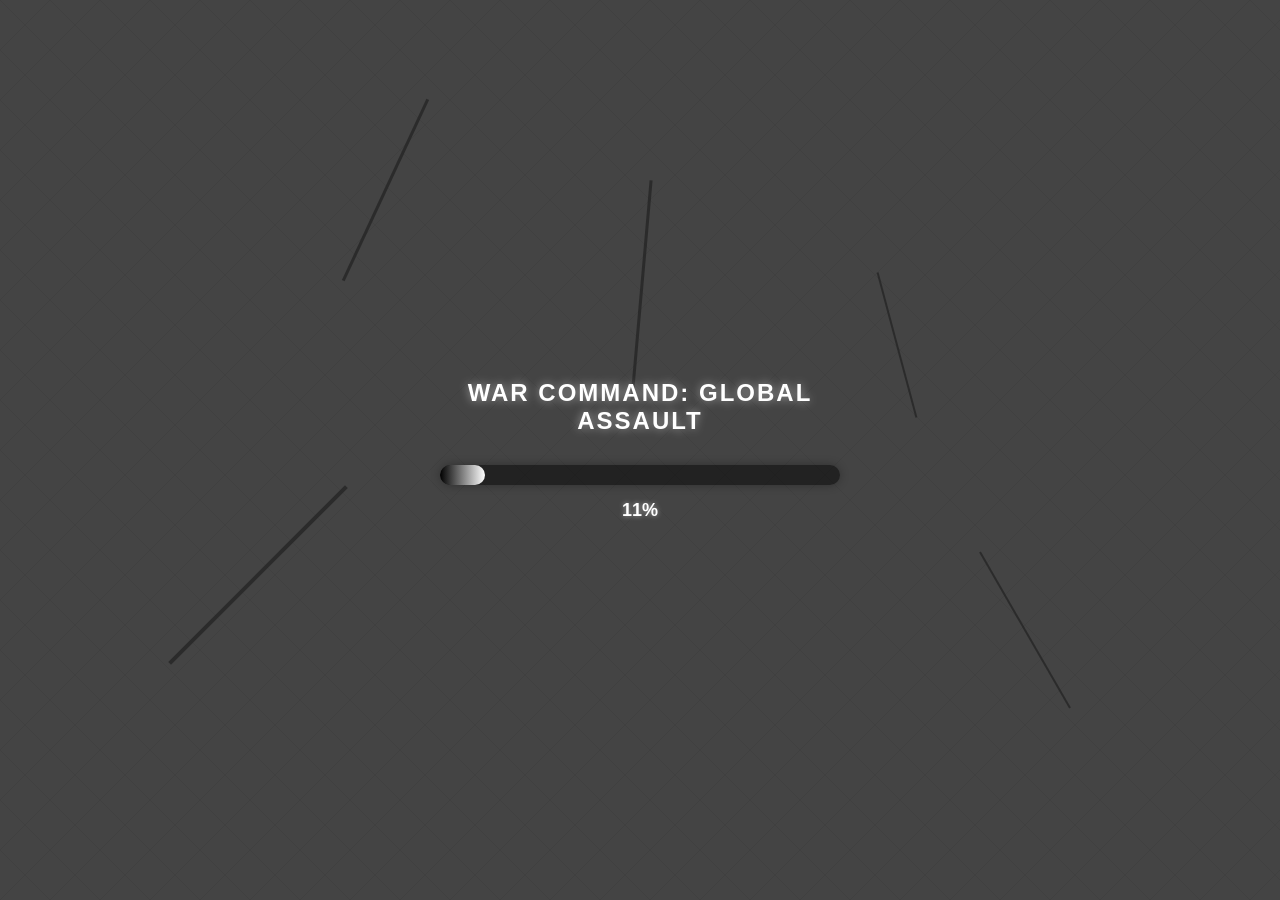
<file: index.html>
<!DOCTYPE html>
<html lang="en" dir="ltr">
<head>
    <meta charset="UTF-8">
    <meta name="viewport" content="width=device-width, initial-scale=1.0, maximum-scale=1.0, user-scalable=no">
    <title>WAR COMMAND: GLOBAL ASSAULT - Loading</title>
    <style>
        * {
            margin: 0;
            padding: 0;
            box-sizing: border-box;
            font-family: 'Arial', sans-serif;
            user-select: none;
            -webkit-tap-highlight-color: transparent;
        }

        body {
            overflow: hidden;
            background: #333;
            color: white;
            position: relative;
            width: 100vw;
            height: 100vh;
            display: flex;
            justify-content: center;
            align-items: center;
            flex-direction: column;
        }

        /*  */
        .cracked-background {
            position: fixed;
            top: 0;
            left: 0;
            width: 100%;
            height: 100%;
            background: #444;
            z-index: -1;
            overflow: hidden;
        }

        .crack {
            position: absolute;
            background: #222;
            transform-origin: center;
            opacity: 0.7;
        }

        .crack-1 {
            width: 3px;
            height: 200px;
            top: 10%;
            left: 30%;
            transform: rotate(25deg);
            animation: crackGrow 2s ease-out forwards;
        }

        .crack-2 {
            width: 2px;
            height: 150px;
            top: 30%;
            left: 70%;
            transform: rotate(-15deg);
            animation: crackGrow 2.5s ease-out forwards;
        }

        .crack-3 {
            width: 4px;
            height: 250px;
            top: 50%;
            left: 20%;
            transform: rotate(45deg);
            animation: crackGrow 3s ease-out forwards;
        }

        .crack-4 {
            width: 2px;
            height: 180px;
            top: 60%;
            left: 80%;
            transform: rotate(-30deg);
            animation: crackGrow 2.2s ease-out forwards;
        }

        .crack-5 {
            width: 3px;
            height: 220px;
            top: 20%;
            left: 50%;
            transform: rotate(5deg);
            animation: crackGrow 2.8s ease-out forwards;
        }

        @keyframes crackGrow {
            0% {
                height: 0;
                opacity: 0;
            }
            50% {
                opacity: 0.7;
            }
            100% {
                opacity: 0.7;
            }
        }

        /*  */
        .shatter {
            position: absolute;
            width: 100%;
            height: 100%;
            background: linear-gradient(45deg, transparent 49.5%, #222 49.5%, #222 50.5%, transparent 50.5%),
                        linear-gradient(-45deg, transparent 49.5%, #222 49.5%, #222 50.5%, transparent 50.5%);
            background-size: 50px 50px;
            opacity: 0.1;
            animation: shatterEffect 5s infinite;
        }

        @keyframes shatterEffect {
            0%, 100% {
                opacity: 0.1;
            }
            50% {
                opacity: 0.2;
            }
        }

        /*  */
        .loading-container {
            width: 80%;
            max-width: 400px;
            text-align: center;
            z-index: 10;
        }

        /*  */
        .game-title {
            font-size: 24px;
            font-weight: bold;
            color: white;
            margin-bottom: 30px;
            text-shadow: 0 0 10px rgba(255, 255, 255, 0.5);
            letter-spacing: 2px;
            animation: pulse 2s infinite;
        }

        @keyframes pulse {
            0% { opacity: 0.7; }
            50% { opacity: 1; }
            100% { opacity: 0.7; }
        }

        /*  */
        .progress-bar-container {
            width: 100%;
            height: 20px;
            background: rgba(0, 0, 0, 0.5);
            border-radius: 10px;
            overflow: hidden;
            position: relative;
            margin-bottom: 15px;
            box-shadow: 0 0 10px rgba(0, 0, 0, 0.3);
        }

        .progress-bar {
            height: 100%;
            width: 0%;
            background: linear-gradient(90deg, #000 0%, #fff 50%, #000 100%);
            background-size: 200% 100%;
            border-radius: 10px;
            animation: gradientMove 2s linear infinite;
            transition: width 0.3s ease;
        }

        @keyframes gradientMove {
            0% {
                background-position: 0% 50%;
            }
            100% {
                background-position: 200% 50%;
            }
        }

        /*  */
        .loading-percentage {
            font-size: 18px;
            font-weight: bold;
            color: white;
            text-shadow: 0 0 5px rgba(255, 255, 255, 0.5);
        }

        /*  */
        .flash {
            position: fixed;
            top: 0;
            left: 0;
            width: 100%;
            height: 100%;
            background: white;
            opacity: 0;
            z-index: 100;
            pointer-events: none;
        }

        .flash-active {
            animation: flashEffect 0.5s ease-out;
        }

        @keyframes flashEffect {
            0% {
                opacity: 0;
            }
            50% {
                opacity: 0.8;
            }
            100% {
                opacity: 0;
            }
        }
    </style>
</head>
<body>
    <!--  -->
    <div class="cracked-background">
        <div class="shatter"></div>
        <div class="crack crack-1"></div>
        <div class="crack crack-2"></div>
        <div class="crack crack-3"></div>
        <div class="crack crack-4"></div>
        <div class="crack crack-5"></div>
    </div>

    <!--  -->
    <div class="loading-container">
        <div class="game-title">WAR COMMAND: GLOBAL ASSAULT</div>
        <div class="progress-bar-container">
            <div class="progress-bar" id="progressBar"></div>
        </div>
        <div class="loading-percentage" id="loadingPercentage">0%</div>
    </div>

    <!--  -->
    <div class="flash" id="flash"></div>

    <script>
        // 
        let progress = 0;
        const progressBar = document.getElementById('progressBar');
        const loadingPercentage = document.getElementById('loadingPercentage');
        const flash = document.getElementById('flash');
        
        // 
        function updateProgress() {
            progress += Math.random() * 15; // 0  15
            
            // 100%
            if (progress > 100) {
                progress = 100;
            }
            
            // 
            progressBar.style.width = progress + '%';
            loadingPercentage.textContent = Math.floor(progress) + '%';
            
            // 
            if (progress >= 100) {
                // 
                flash.classList.add('flash-active');
                
                // 
                setTimeout(() => {
                    window.location.href = 'home.html';
                }, 500);
            } else {
                // 
                setTimeout(updateProgress, 200 + Math.random() * 300); // 200  500
            }
        }
        
        // 
        window.addEventListener('load', () => {
            setTimeout(updateProgress, 500); // 
        });
    </script>
</body>
</html>
</file>
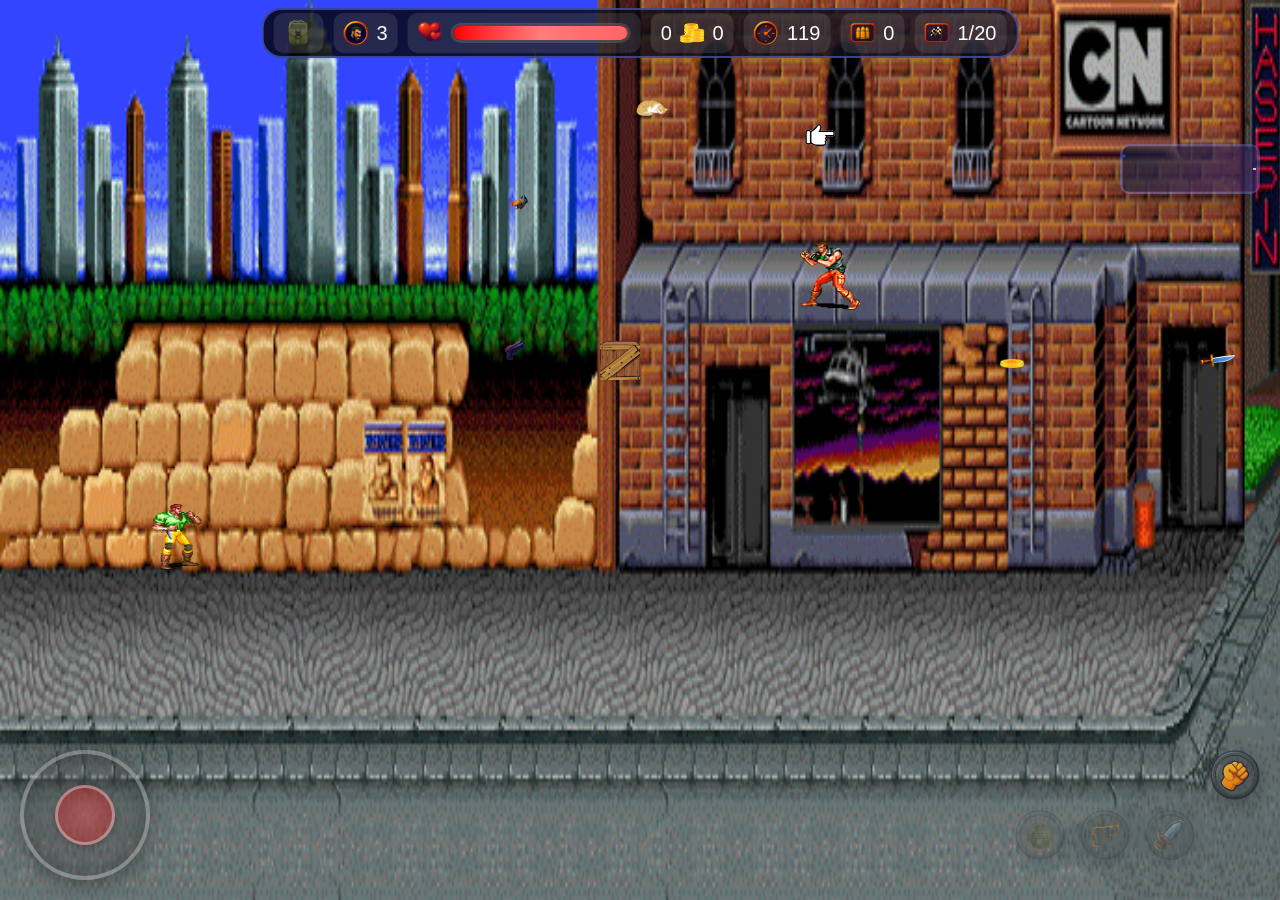
<file: game.html>
<!DOCTYPE html>
<html lang="en">
<head>
    <meta charset="UTF-8">
    <meta name="viewport" content="width=device-width, initial-scale=1.0, maximum-scale=1.0, user-scalable=no, viewport-fit=cover">
    <title>WAR COMMAND - Game</title>
    <link rel="stylesheet" href="styles/game.css">
</head>
<body>
    <!-- Game Minimap -->
    <canvas id="minimap"></canvas>

    <!-- Main Game Container -->
    <div id="gameContainer">
        <div id="gameWorld">
            <!-- Background Layer -->
            <div id="background2"></div>

            <!-- Player -->
            <div id="player"></div>

            <!-- Enemies -->
            <div class="enemy" id="enemy1"></div>
            <div class="health-bar" id="enemy1-health-bar">
                <div class="health-bar-fill" id="enemy1-health-fill"></div>
            </div>

            <div class="enemy" id="enemy2"></div>
            <div class="health-bar" id="enemy2-health-bar">
                <div class="health-bar-fill" id="enemy2-health-fill"></div>
            </div>

            <div class="enemy" id="enemy3"></div>
            <div class="health-bar" id="enemy3-health-bar">
                <div class="health-bar-fill" id="enemy3-health-fill"></div>
            </div>

            <div class="enemy" id="enemy4"></div>
            <div class="health-bar" id="enemy4-health-bar">
                <div class="health-bar-fill" id="enemy4-health-fill"></div>
            </div>

            <div class="enemy" id="enemy5"></div>
            <div class="health-bar" id="enemy5-health-bar">
                <div class="health-bar-fill" id="enemy5-health-fill"></div>
            </div>

            <div class="enemy" id="enemy6"></div>
            <div class="health-bar" id="enemy6-health-bar">
                <div class="health-bar-fill" id="enemy6-health-fill"></div>
            </div>

            <div class="enemy" id="enemy7"></div>
            <div class="health-bar" id="enemy7-health-bar">
                <div class="health-bar-fill" id="enemy7-health-fill"></div>
            </div>

            <div class="enemy" id="enemy8"></div>
            <div class="health-bar" id="enemy8-health-bar">
                <div class="health-bar-fill" id="enemy8-health-fill"></div>
            </div>

            <div class="enemy" id="enemy9"></div>
            <div class="health-bar" id="enemy9-health-bar">
                <div class="health-bar-fill" id="enemy9-health-fill"></div>
            </div>

            <div class="enemy" id="enemy10"></div>
            <div class="health-bar" id="enemy10-health-bar">
                <div class="health-bar-fill" id="enemy10-health-fill"></div>
            </div>

            <!-- Checkpoints added dynamically by JS -->

            <!-- Usable World Items -->
            <div class="item" id="shurikenItem"></div>
            <div class="item" id="gatoItem"></div>
            <div class="item" id="gunItem"></div>
            <div class="item" id="shieldItem"></div>
            <div class="item" id="bombItem"></div>
            <div class="item bomb-ammo-item" id="bombAmmoItem"></div>

            <!-- Interactive Pillars & Trees / Companions -->
            <div class="item" id="catItem"></div>
            <div class="item" id="polItem"></div>

            <!-- Collectible Coins -->
            <div class="item coin" id="coin1"  style="background-image:url('assets/coin1.png');left:1000px;top:350px;"></div>
            <div class="item coin" id="coin2"  style="background-image:url('assets/coin1.png');left:3000px;top:240px;"></div>
            <div class="item coin" id="coin3"  style="background-image:url('assets/coin1.png');left:5000px;top:350px;"></div>
            <div class="item coin" id="coin4"  style="background-image:url('assets/coin1.png');left:7000px;top:220px;"></div>
            <div class="item coin" id="coin5"  style="background-image:url('assets/coin1.png');left:9000px;top:200px;"></div>
            <div class="item coin" id="coin6"  style="background-image:url('assets/coin1.png');left:11000px;top:330px;"></div>
            <div class="item coin" id="coin7"  style="background-image:url('assets/coin1.png');left:12000px;top:300px;"></div>
            <div class="item coin" id="coin8"  style="background-image:url('assets/coin1.png');left:13000px;top:340px;"></div>
            <div class="item coin" id="coin9"  style="background-image:url('assets/coin1.png');left:14000px;top:200px;"></div>
            <div class="item coin" id="coin10" style="background-image:url('assets/coin1.png');left:15000px;top:350px;"></div>

            <!-- Destructible Boxes and Pillars added dynamically by JS -->
        </div>

        <!-- Heads-Up Display (HUD) -->
        <div id="hud">
            <div class="hud-item" id="inventoryBtn" style="cursor:pointer;" title="Open Inventory">
                <img src="assets/mmk.png" alt="Inventory" class="hud-icon" style="width:30px;height:30px;">
            </div>

            <div class="hud-item">
                <img src="assets/1-player.png" class="hud-icon" alt="Lives">
                <span id="lives">3</span>
            </div>

            <div class="hud-item">
                <img src="assets/heart.png" class="hud-icon" alt="Health">
                <div class="health-hud-item">
                    <div class="health-bar-container">
                        <div class="health-bar-fill" id="playerHealthBarFill" style="width:100%"></div>
                    </div>
                </div>
            </div>

            <div class="hud-item">
                <span id="score">0</span>
                <img src="assets/coinshk.png" class="hud-icon" alt="Coins">
                <span id="hudCoins">0</span>
            </div>

            <div class="hud-item">
                <img src="assets/time.png" class="hud-icon" alt="Timer">
                <span id="timer">120</span>
            </div>

            <div class="hud-item">
                <img src="assets/bullets-amo.png" class="hud-icon" alt="Ammo">
                <span id="ammo">0</span>
            </div>

            <div class="hud-item">
                <img src="assets/level.png" class="hud-icon" alt="Level">
                <span id="level">1/10</span>
            </div>
        </div>

        <!-- In-Game Inventory / Armory Modal (Zero-Scroll Compact Layout) -->
        <div class="inventory-modal" id="inventoryModal">
            <div class="inventory-content">
                <div class="inventory-header">
                    <h2>
                        <span><img src="assets/mmk.png" alt="Inventory" class="hud-icon" style="width:22px;height:22px;"></span>
                        Accessories & Tactical Armory
                        <span class="pause-status-pill">⏸️ GAME & TIMER PAUSED</span>
                    </h2>
                    <button class="inventory-close-btn" id="closeInventoryBtn" title="Resume Game">&times;</button>
                </div>

                <div class="inventory-body">
                    <div class="inventory-left-panel">
                        <!-- Top HUD Quick Stats Ribbon (Single compact bar) -->
                        <div class="inv-status-ribbon">
                            <div class="inv-ribbon-item">
                                <img src="assets/coinshk.png" alt="Coins" class="ribbon-icon">
                                <span class="ribbon-label">COINS:</span>
                                <span id="invCoins" class="ribbon-value highlight-gold">0</span>
                            </div>
                            <div class="inv-ribbon-item">
                                <img src="assets/heart.png" alt="Health" class="ribbon-icon">
                                <span class="ribbon-label">HP:</span>
                                <span id="invHealthText" class="ribbon-value highlight-red">10/10</span>
                            </div>
                            <div class="inv-ribbon-item">
                                <img src="assets/face.PNG" alt="Lives" class="ribbon-icon">
                                <span class="ribbon-label">LIVES:</span>
                                <span id="invLives" class="ribbon-value highlight-green">3</span>
                            </div>
                            <div class="inv-ribbon-item" data-item="bullets">
                                <img src="assets/bullets.png" alt="Ammo" class="ribbon-icon">
                                <span class="ribbon-label">AMMO:</span>
                                <span id="invAmmo" class="ribbon-value">0</span>
                            </div>
                            <div class="inv-ribbon-item" data-item="bombs">
                                <img src="assets/bombs.png" alt="Bombs" class="ribbon-icon">
                                <span class="ribbon-label">BOMBS:</span>
                                <span id="invBombs" class="ribbon-value">0</span>
                            </div>
                            <div class="inv-ribbon-item">
                                <img src="assets/levlshk.png" alt="Level" class="ribbon-icon">
                                <span class="ribbon-label">STAGE:</span>
                                <span id="invLevel" class="ribbon-value">1/10</span>
                            </div>
                        </div>

                        <!-- Tactical Armory & Field Store (2 rows of 5 cards, paired columns) -->
                        <div class="inventory-armory-container">
                            <div class="shop-items-grid" id="shopItemsGrid">
                                <!-- Populated dynamically by JavaScript -->
                            </div>
                        </div>
                    </div>

                    <div class="inventory-right-panel">
                        <h3>Hostile Threats / Targets</h3>
                        <ul class="enemies-list" id="enemiesList">
                            <li data-enemy="enemy1">
                                <span class="enemy-name">1 - ZARKON</span>
                                <span class="enemy-inline">⚡35% ★★★</span>
                            </li>
                            <li data-enemy="enemy2">
                                <span class="enemy-name">2 - VEXRA</span>
                                <span class="enemy-inline">⚡48% ★★</span>
                            </li>
                            <li data-enemy="enemy3">
                                <span class="enemy-name">3 - KRYON</span>
                                <span class="enemy-inline">⚡60% ★★★</span>
                            </li>
                            <li data-enemy="enemy4">
                                <span class="enemy-name">4 - NEXIL</span>
                                <span class="enemy-inline">⚡72% ★★★★</span>
                            </li>
                            <li data-enemy="enemy5">
                                <span class="enemy-name">5 - DRAKOR</span>
                                <span class="enemy-inline">🔥85% ★★★</span>
                            </li>
                            <li data-enemy="enemy6">
                                <span class="enemy-name">6 - MORVEX</span>
                                <span class="enemy-inline">🔥92% ★★★★ </span>
                            </li>
                            <li data-enemy="enemy7">
                                <span class="enemy-name">7 - XALION</span>
                                <span class="enemy-inline">🔥97% ★★★ </span>
                            </li>
                            <li data-enemy="enemy8">
                                <span class="enemy-name">8 - DAWZNT</span>
                                <span class="enemy-inline">🔥91% ★★★★ </span>
                            </li>
                            <li data-enemy="enemy9">
                                <span class="enemy-name">9 - SYGOOT</span>
                                <span class="enemy-inline">🔥93% ★★★★★ </span>
                            </li>
                            <li data-enemy="enemy10">
                                <span class="enemy-name">10 - OBLIVEX</span>
                                <span class="enemy-inline boss">☠️100% 👑 ★★★★★ </span>
                            </li>
                        </ul>
                    </div>
                </div>
            </div>
        </div>

        <!-- Time's Up Banner -->
        <div class="time-up-message" id="timeUpMessage">Time's up!</div>

        <!-- Victory Modal -->
        <div class="victory-modal" id="victoryModal">
            <div class="victory-content">
                <h2 class="victory-title">Victory!</h2>
                <div class="victory-stats">
                    <div class="stat-item">
                        <span class="stat-label">Level</span>
                        <span class="stat-value" id="victoryLevel">1</span>
                    </div>
                    <div class="stat-item">
                        <span class="stat-label">Coins</span>
                        <span class="stat-value" id="victoryEvents">0</span>
                    </div>
                    <div class="stat-item">
                        <span class="stat-label">Score</span>
                        <span class="stat-value" id="victoryScore">0</span>
                    </div>
                </div>
                <div class="victory-buttons">
                    <button class="victory-btn" id="victoryRestartBtn">Restart</button>
                    <button class="victory-btn" id="victoryHomeBtn">Home</button>
                </div>
            </div>
        </div>

        <!-- Game Over Modal -->
        <div class="game-over-modal" id="gameOverModal">
            <div class="game-over-content">
                <h2 class="game-over-title">Game Over</h2>
                <div class="game-over-stats">
                    <div class="stat-item">
                        <span class="stat-label">Level</span>
                        <span class="stat-value" id="finalLevel">1</span>
                    </div>
                    <div class="stat-item">
                        <span class="stat-label">Coins</span>
                        <span class="stat-value" id="finalEvents">0</span>
                    </div>
                    <div class="stat-item">
                        <span class="stat-label">Score</span>
                        <span class="stat-value" id="finalScore">0</span>
                    </div>
                </div>
                <div class="game-over-buttons">
                    <button class="game-over-btn" id="restartBtn">Restart</button>
                    <button class="game-over-btn" id="homeBtn">Home</button>
                </div>
            </div>
        </div>

        <!-- On-Screen Touch Controls -->
        <div id="controls">
            <!-- Virtual Joystick -->
            <div id="joystick">
                <div id="joystickBase">
                    <div class="direction-indicator" id="dirUp"></div>
                    <div class="direction-indicator" id="dirDown"></div>
                    <div class="direction-indicator" id="dirLeft"></div>
                    <div class="direction-indicator" id="dirRight"></div>
                </div>
                <div id="joystickStick"></div>
            </div>

            <!-- Action Buttons -->
            <div class="control-group">
                <button class="control-btn disabled" id="bombBtn" title="Launch Bomb">
                    <img src="assets/btnbom.png" alt="bomb" style="width:50px;height:50px">
                    <span class="bomb-count hidden" id="bombCount">3</span>
                </button>
                <button class="control-btn disabled" id="shootBtn" title="Shoot Firearm">
                    <img src="assets/sht.png" alt="shoot" style="width:50px;height:50px">
                </button>
                <button class="control-btn disabled" id="swordBtn" title="Sword Attack">
                    <img src="assets/knef.png" alt="sword" style="width:50px;height:50px">
                </button>
                <button class="control-btn" id="punchBtn" title="Punch Attack">
                    <img src="assets/bx.png" alt="punch" style="width:50px;height:50px">
                </button>
            </div>
        </div>
    </div>

    <script src="js/Game.js"></script>
</body>
</html>
</file>
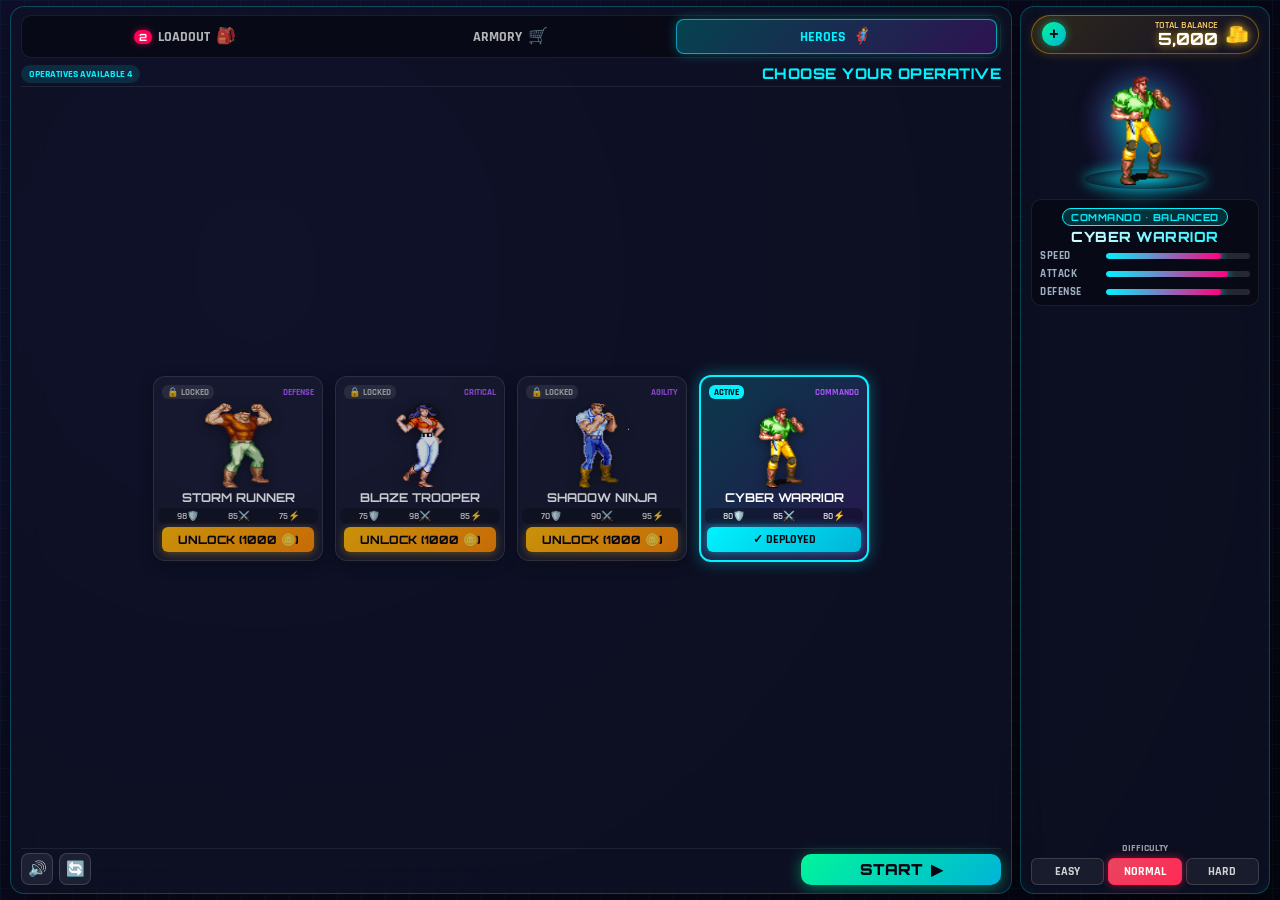
<file: home.html>
<!DOCTYPE html>
<html lang="en" dir="rtl">
<head>
    <meta charset="UTF-8">
    <meta name="viewport" content="width=device-width, initial-scale=1.0, maximum-scale=1.0, user-scalable=no, viewport-fit=cover">
    <title>WAR COMMAND - Armory & Store</title>
    <!-- Modern Cyber Gaming Fonts -->
    <link rel="preconnect" href="https://fonts.googleapis.com">
    <link rel="preconnect" href="https://fonts.gstatic.com" crossorigin>
    <link href="https://fonts.googleapis.com/css2?family=Orbitron:wght@400;600;700;800;900&family=Rajdhani:wght@500;600;700;800&display=swap" rel="stylesheet">
    <link rel="stylesheet" href="styles/styles.css">
</head>
<body>
    <!-- Main Hub Screen: Armory, Wallet & Hero Selection (Directly displayed, zero scroll) -->
    <div id="homeScreen" style="display: flex;">
        <!-- Toast Notification Bar -->
        <div id="toastNotification" class="toast-notification"></div>

        <div class="home-container">
            <!-- Left Side Panel: Hero Spotlight, Stats & Difficulty -->
            <div class="hero-spotlight-panel">
                <!-- Top Balance Pill -->
                <div class="wallet-badge-pill" id="walletQuickBadge">
                    <img src="assets/coinshk.png" alt="Coins" class="wallet-coin-icon">
                    <div class="wallet-badge-info">
                        <span class="wallet-label">TOTAL BALANCE</span>
                        <span id="homeCoinCount" class="wallet-amount">0</span>
                    </div>
                    <button class="add-coins-mini-btn" id="claimBonusBtn" title="Claim Free Coins Bonus">+</button>
                </div>

                <!-- 3D Holographic Hero Stage -->
                <div class="hero-stage">
                    <div class="hologram-glow"></div>
                    <div class="player-display-large" id="playerDisplayLarge"></div>
                    <div class="hero-pedestal"></div>
                </div>

                <!-- Hero Name & Stats Card -->
                <div class="hero-info-card">
                    <span id="heroRoleBadge" class="hero-role-badge">COMMANDO</span>
                    <h2 id="heroNameDisplay" class="hero-name-title">CYBER WARRIOR</h2>
                    
                    <!-- Visual Stats Bars -->
                    <div class="hero-stats-bars">
                        <div class="stat-bar-row">
                            <span class="stat-name">SPEED</span>
                            <div class="stat-track"><div id="statSpeed" class="stat-fill" style="width: 80%;"></div></div>
                        </div>
                        <div class="stat-bar-row">
                            <span class="stat-name">ATTACK</span>
                            <div class="stat-track"><div id="statAttack" class="stat-fill" style="width: 85%;"></div></div>
                        </div>
                        <div class="stat-bar-row">
                            <span class="stat-name">DEFENSE</span>
                            <div class="stat-track"><div id="statDefense" class="stat-fill" style="width: 75%;"></div></div>
                        </div>
                    </div>
                </div>

                <!-- Difficulty Selection -->
                <div class="difficulty-box">
                    <span class="difficulty-label">DIFFICULTY</span>
                    <div class="difficulty-selection-left">
                        <button type="button" class="difficulty-btn" data-difficulty="easy">EASY</button>
                        <button type="button" class="difficulty-btn selected" data-difficulty="normal">NORMAL</button>
                        <button type="button" class="difficulty-btn" data-difficulty="hard">HARD</button>
                    </div>
                </div>
            </div>

            <!-- Main Central Panel: Harmonized Tabs (Heroes - Shop - Loadout) -->
            <div class="main-hub-panel">
                <!-- Navigation Tabs Bar -->
                <div class="hub-nav-tabs">
                    <button type="button" class="hub-tab-btn active" data-tab="heroesTab">
                        <span class="tab-icon">🦸</span>
                        <span class="tab-text">HEROES</span>
                    </button>
                    <button type="button" class="hub-tab-btn" data-tab="storeTab">
                        <span class="tab-icon">🛒</span>
                        <span class="tab-text">ARMORY</span>
                    </button>
                    <button type="button" class="hub-tab-btn" data-tab="walletTab">
                        <span class="tab-icon">🎒</span>
                        <span class="tab-text">LOADOUT</span>
                        <span id="walletItemCountBadge" class="tab-badge">0</span>
                    </button>
                </div>

                <!-- Tabs Content Panes -->
                <div class="hub-tab-content">
                    
                    <!-- 1. Hero Selection Tab -->
                    <section id="heroesTab" class="tab-pane active">
                        <div class="pane-header">
                            <h3 class="pane-title">CHOOSE YOUR OPERATIVE</h3>
                            <span class="pane-pill">4 OPERATIVES AVAILABLE</span>
                        </div>

                        <div class="heroes-grid" id="heroesGrid">
                            <!-- Hero cards dynamically populated by JavaScript -->
                        </div>
                    </section>

                    <!-- 2. Weapons & Gear Shop Tab -->
                    <section id="storeTab" class="tab-pane">
                        <div class="pane-header">
                            <h3 class="pane-title">TACTICAL WEAPONS & GEAR</h3>
                            <div class="store-balance-chip">
                                <span class="chip-label">BALANCE:</span>
                                <span class="chip-val" id="storeBalanceDisplay">0</span>
                                <img src="assets/coinshk.png" alt="coins" class="chip-coin">
                            </div>
                        </div>

                        <div class="store-items-grid" id="storeItemsGrid">
                            <!-- Store items dynamically populated by JavaScript -->
                        </div>
                    </section>

                    <!-- 3. Wallet & Loadout Tab -->
                    <section id="walletTab" class="tab-pane">
                        <div class="pane-header">
                            <h3 class="pane-title">MY LOADOUT & INVENTORY</h3>
                            <div class="wallet-header-stats">
                                <div class="wstat-item">
                                    <span class="wstat-lbl">FUNDS:</span>
                                    <span class="wstat-val" id="walletTabBalance">0 🪙</span>
                                </div>
                                <div class="wstat-item">
                                    <span class="wstat-lbl">ITEMS:</span>
                                    <span class="wstat-val" id="walletTotalOwned">0</span>
                                </div>
                            </div>
                        </div>

                        <!-- Loadout Grid -->
                        <div class="wallet-items-grid" id="walletItemsGrid">
                            <!-- Wallet items dynamically populated by JavaScript -->
                        </div>

                        <!-- Empty State View -->
                        <div id="walletEmptyState" class="wallet-empty-state" style="display: none;">
                            <div class="empty-icon">🎒</div>
                            <h4>LOADOUT IS EMPTY!</h4>
                            <p>You haven't equipped any weapons yet. Visit the Armory to prepare your arsenal.</p>
                            <button type="button" class="goto-store-btn" id="gotoStoreBtn">🛒 VISIT ARMORY</button>
                        </div>
                    </section>

                </div>

                <!-- Footer Operations & Launch Button -->
                <div class="hub-action-footer" dir="ltr">
                    <div class="secondary-actions">
                        <button type="button" id="soundToggleBtn" class="utility-btn" title="Toggle Sound">
                            <span id="soundIcon">🔊</span>
                        </button>
                        <button type="button" id="resetDataBtn" class="utility-btn danger" title="Reset Profile Data & Coins">
                            <span>🔄</span>
                        </button>
                    </div>

                    <button type="button" id="homeStartBtn" class="hub-play-btn">
                        <span class="play-text">START</span>
                        <span class="play-icon">▶</span>

                    </button>
                </div>

            </div>
        </div>
    </div>

    <!-- Home Screen JavaScript Logic -->
    <script src="js/Home.js"></script>
</body>
</html>
</file>
<file: styles/game.css>
* {
margin: 0;
padding: 0;
box-sizing: border-box;
-webkit-tap-highlight-color: transparent;
user-select: none;
}

body {
overflow: hidden;
background: #000;
font-family: Arial, sans-serif;
position: relative;
width: 100vw;
height: 100vh;
}

#gameContainer {
position: relative;
width: 100%;
height: 100%;
overflow: hidden;
}

#gameWorld {
position: absolute;
width: 20000px;
height: 100vh;
background-image: url('../assets/background1.gif');
background-repeat: repeat-x;
background-size: 100% 100%;
background-position: top left;
}

#background2 {
    position: absolute;
    width: 20000px;
    height: 100%;
    min-height: 100vh;
    min-height: -webkit-fill-available;
    background-image: url('../assets/background2.gif');
    background-size: 100% 100%;
    background-repeat: no-repeat;
    background-position: top left;
    left: 0px;
    top: 0px;
    z-index: 1;
}

#player {
position: absolute;
height: 70px;
width: 60px;
background-image: url('../assets/player1.gif');
background-size: 100% 100%;
background-repeat: no-repeat;
background-position: center;
z-index: 91;
transition: none;
}

#player.walking { background-image: url('../assets/player2.gif'); }
#player.punching { background-image: url('../assets/player6.gif'); }
#player.shooting { background-image: url('../assets/player7.gif'); }
#player.bombing { background-image: url('../assets/player14.gif'); }
#player.getting-gun { background-image: url('../assets/player15.gif'); }
#player.sword { background-image: url('../assets/player8.gif'); }
#player.timeup { background-image: url('../assets/player10.gif'); }
#player.victory { background-image: url('../assets/player9.gif'); }
#player.hit { background-image: url('../assets/player12.gif'); }
#player.injured { background-image: url('../assets/player11.gif'); }
#player.facing-left { transform: scaleX(-1); }
#player.facing-right { transform: scaleX(1); }

/* ===    (Hero Skins) === */
#player.skin-player1 {
    background-image: url('../assets/player1.gif');
}
#player.skin-player2h {
    background-image: url('../assets/player2h.gif');
}
#player.skin-player3h {
    background-image: url('../assets/player3h.gif');
}
#player.skin-player4h {
    background-image: url('../assets/player4h.gif');
}

/*  */
#player.skin-player1.walking {
    background-image: url('../assets/player2.gif');
}
#player.skin-player2h.walking {
    background-image: url('../assets/player2h.gif');
}
#player.skin-player3h.walking {
    background-image: url('../assets/player3h.gif');
}
#player.skin-player4h.walking {
    background-image: url('../assets/player4h.gif');
}

/*  */
#player.punching {
    background-image: url('../assets/player6.gif') !important;
}
#player.shooting {
    background-image: url('../assets/player7.gif') !important;
}
#player.bombing {
    background-image: url('../assets/player14.gif') !important;
}
#player.getting-gun {
    background-image: url('../assets/player15.gif') !important;
}
#player.sword {
    background-image: url('../assets/player8.gif') !important;
}
#player.timeup {
    background-image: url('../assets/player10.gif') !important;
}
#player.victory {
    background-image: url('../assets/player9.gif') !important;
}
#player.hit {
    background-image: url('../assets/player12.gif') !important;
}
#player.injured {
    background-image: url('../assets/player11.gif') !important;
}

/* Enemy Styles */
.enemy {
position: absolute;
background-size: 100% 100%;
background-repeat: no-repeat;
background-position: center;
z-index: 90;
transition: none;
transform: scaleX(-1);
}

/* Enemy 1 */
#enemy1 { height: 70px; width: 60px; background-image: url('../assets/enemy1.gif'); }
#enemy1.moving { background-image: url('../assets/enemy11.gif'); }
#enemy1.attacking { background-image: url('../assets/enemy111.gif'); z-index: 92; }
#enemy1.injured { background-image: url('../assets/enemy1111.gif'); }
#enemy1.dying { background-image: url('../assets/enemy11111.gif'); }

/* Enemy 2 */
#enemy2 { height: 70px; width: 60px; background-image: url('../assets/enemy2.gif'); }
#enemy2.moving { background-image: url('../assets/enemy22.gif'); }
#enemy2.attacking { background-image: url('../assets/enemy222.gif'); }
#enemy2.injured { background-image: url('../assets/enemy2222.gif'); }
#enemy2.dying { background-image: url('../assets/enemy22222.gif'); }

/* Enemy 3 */
#enemy3 { height: 60px; width: 50px; background-image: url('../assets/enemy3.gif'); }
#enemy3.moving { background-image: url('../assets/enemy33.gif'); }
#enemy3.attacking { background-image: url('../assets/enemy333.gif'); z-index: 92; }
#enemy3.injured { background-image: url('../assets/enemy3333.gif'); }
#enemy3.dying { background-image: url('../assets/enemy33333.gif'); }

/* Enemy 4 */
#enemy4 { height: 60px; width: 60px; background-image: url('../assets/enemy4.gif'); }
#enemy4.moving { background-image: url('../assets/enemy44.gif'); }
#enemy4.attacking { background-image: url('../assets/enemy444.gif'); }
#enemy4.injured { background-image: url('../assets/enemy4444.gif'); }
#enemy4.dying { background-image: url('../assets/enemy44444.gif'); }

/* Enemy 5 */
#enemy5 { height: 80px; width: 70px; background-image: url('../assets/enemy5.gif'); }
#enemy5.moving { background-image: url('../assets/enemy55.gif'); }
#enemy5.attacking { background-image: url('../assets/enemy555.gif'); }
#enemy5.injured { background-image: url('../assets/enemy5555.gif'); }
#enemy5.dying { background-image: url('../assets/enemy55555.gif'); }

.enemy.facing-left { transform: scaleX(-1); }
.enemy.facing-right { transform: scaleX(1); }

/* Enemy 6 */
#enemy6 { height: 70px; width: 70px; background-image: url('../assets/enemy6.gif'); }
#enemy6.moving { background-image: url('../assets/enemy66.gif'); }
#enemy6.attacking { background-image: url('../assets/enemy666.gif'); }
#enemy6.injured { background-image: url('../assets/enemy6666.gif'); }
#enemy6.dying { background-image: url('../assets/enemy66666.gif'); }

/* Enemy 7 */
#enemy7 { height: 70px; width: 90px; background-image: url('../assets/enemy7.gif'); }
#enemy7.moving { background-image: url('../assets/enemy77.gif'); }
#enemy7.attacking { background-image: url('../assets/enemy777.gif'); }
#enemy7.injured { background-image: url('../assets/enemy7777.gif'); }
#enemy7.dying { background-image: url('../assets/enemy77777.gif'); }

/* Enemy 8 */
#enemy8 { height: 70px; width: 60px; background-image: url('../assets/enemy8.gif'); }
#enemy8.moving { background-image: url('../assets/enemy88.gif'); }
#enemy8.attacking { background-image: url('../assets/enemy888.gif'); }
#enemy8.injured { background-image: url('../assets/enemy8888.gif'); }
#enemy8.dying { background-image: url('../assets/enemy88888.gif'); }

/* Enemy 9 */
#enemy9 { height: 80px; width: 60px; background-image: url('../assets/enemy9.gif'); }
#enemy9.moving { background-image: url('../assets/enemy99.gif'); }
#enemy9.attacking { background-image: url('../assets/enemy999.gif'); }
#enemy9.injured { background-image: url('../assets/enemy9999.gif'); }
#enemy9.dying { background-image: url('../assets/enemy99999.gif'); }

/* Enemy 10 */
#enemy10 { height: 70px; width: 60px; background-image: url('../assets/enemy1x.gif'); }
#enemy10.moving { background-image: url('../assets/enemy2x.gif'); }
#enemy10.attacking { background-image: url('../assets/enemy3x.gif'); }
#enemy10.injured { background-image: url('../assets/enemy4x.gif'); }
#enemy10.dying { background-image: url('../assets/enemy5x.gif'); }
#enemy10.shooting { background-image: url('../assets/enemy6x.gif'); }
#enemy10.bombing { background-image: url('../assets/enemy7x.gif'); }
#enemy10.shooting-injured { background-image: url('../assets/enemy4x.gif'); }
#enemy10.bombing-injured { background-image: url('../assets/enemy4x.gif'); }

/* Health Bar Styles */
.health-bar {
position: absolute;
width: 50px;
height: 5px;
background-color: rgba(255, 0, 0, 0.3);
border: 1px solid rgba(255, 255, 255, 0.5);
z-index: 95;
display: none;
}

.health-bar-fill {
height: 100%;
background-color: #ff0000;
transition: width 0.3s;
}

/* Player Health Bar Styles */
.health-hud-item {
display: flex;
flex-direction: column;
align-items: flex-start;
gap: 5px;
background: rgba(255, 255, 255, 0.05);
border-radius: 12px;
border: 1px solid rgba(255, 255, 255, 0.1);
transition: all 0.3s ease;
min-width: 180px;
will-change: transform;
}

.health-hud-item:hover {
background: rgba(255, 255, 255, 0.1);
transform: translateY(-2px);
box-shadow: 0 4px 15px rgba(102, 126, 234, 0.3);
}

.health-bar-container {
width: 100%;
height: 18px;
background: rgba(0, 0, 0, 0.5);
border-radius: 10px;
overflow: hidden;
border: 2px solid rgba(255, 255, 255, 0.2);
box-shadow: inset 0 2px 5px rgba(0, 0, 0, 0.5);
position: relative;
}

.health-bar-fill {
height: 100%;
background: linear-gradient(90deg, #ff0000 0%, #ff4444 50%, #ff6666 100%);
transition: width 0.3s ease;
border-radius: 8px;
box-shadow: 0 0 10px rgba(255, 0, 0, 0.5);
position: relative;
overflow: hidden;
will-change: width;
}

.health-bar-fill::after {
content: "";
position: absolute;
top: 0;
left: 0;
right: 0;
bottom: 0;
background: linear-gradient(90deg, transparent 0%, rgba(255, 255, 255, 0.3) 50%, transparent 100%);
animation: healthShine 2s infinite;
}

@keyframes healthShine {
0% { transform: translateX(-100%); }
100% { transform: translateX(100%); }
}

@keyframes deathBounce {
0% { transform: translateX(0) translateY(0); }
5% { transform: translateX(0) translateY(-5px); }
10% { transform: translateX(var(--tx-10)) translateY(-25px); }
20% { transform: translateX(var(--tx-20)) translateY(-35px); }
30% { transform: translateX(var(--tx-30)) translateY(-30px); }
40% { transform: translateX(var(--tx-40)) translateY(-10px); }
50% { transform: translateX(var(--tx-50)) translateY(0); }
60% { transform: translateX(var(--tx-60)) translateY(-25px); }
70% { transform: translateX(var(--tx-70)) translateY(-35px); }
80% { transform: translateX(var(--tx-80)) translateY(-8px); }
90% { transform: translateX(var(--tx-90)) translateY(-18px); }
100% { transform: translateX(var(--tx-100)) translateY(0); }
}

@keyframes enemyDeathFade {
0% { opacity: 1; transform: scale(1) rotate(0deg); filter: brightness(1); }
50% { opacity: 0.7; transform: scale(0.8) rotate(10deg); filter: brightness(1.2); }
100% { opacity: 0; transform: scale(0.3) rotate(25deg); filter: brightness(0.5); }
}

.enemy-death-fade {
animation: enemyDeathFade 1.5s ease-out forwards;
}

.dying-element {
animation: deathBounce 4s ease-in-out forwards;
will-change: transform;
--tx-10: -20px;
--tx-20: -40px;
--tx-30: -60px;
--tx-40: -80px;
--tx-50: -100px;
--tx-60: -120px;
--tx-70: -140px;
--tx-80: -160px;
--tx-90: -180px;
--tx-100: -200px;
}

.dying-element.facing-left {
--tx-10: 20px;
--tx-20: 40px;
--tx-30: 60px;
--tx-40: 80px;
--tx-50: 100px;
--tx-60: 120px;
--tx-70: 140px;
--tx-80: 160px;
--tx-90: 180px;
--tx-100: 200px;
}

.checkpoint {
position: absolute;
width: 5px;
height: 100vh;
opacity: 0;
z-index: 5;
left: var(--checkpoint-x);
}

.checkpoint-flag {
position: absolute;
width: var(--checkpoint-w);
height: var(--checkpoint-h);
left: var(--checkpoint-x);
top: var(--checkpoint-y);
background-size: contain;
background-repeat: no-repeat;
background-position: center;
transform: translateX(-50%);
z-index: 10;
transition: opacity 0.5s ease;
}

#checkpoint-1 { --checkpoint-x: 820px; }
#checkpoint-2 { --checkpoint-x: 1600px; }
#checkpoint-3 { --checkpoint-x: 2380px; }
#checkpoint-4 { --checkpoint-x: 3160px; }
#checkpoint-5 { --checkpoint-x: 3940px; }
#checkpoint-6 { --checkpoint-x: 4720px; }
#checkpoint-7 { --checkpoint-x: 5500px; }
#checkpoint-8 { --checkpoint-x: 6280px; }
#checkpoint-9 { --checkpoint-x: 7060px; }
#checkpoint-10 { --checkpoint-x: 7840px; }
#checkpoint-11 { --checkpoint-x: 8620px; }
#checkpoint-12 { --checkpoint-x: 9400px; }
#checkpoint-13 { --checkpoint-x: 10180px; }
#checkpoint-14 { --checkpoint-x: 10960px; }
#checkpoint-15 { --checkpoint-x: 11740px; }
#checkpoint-16 { --checkpoint-x: 12520px; }
#checkpoint-17 { --checkpoint-x: 13300px; }
#checkpoint-18 { --checkpoint-x: 14080px; }
#checkpoint-19 { --checkpoint-x: 14860px; }

#checkpoint-1 .checkpoint-flag,
#checkpoint-2 .checkpoint-flag,
#checkpoint-3 .checkpoint-flag,
#checkpoint-4 .checkpoint-flag,
#checkpoint-5 .checkpoint-flag,
#checkpoint-6 .checkpoint-flag,
#checkpoint-7 .checkpoint-flag,
#checkpoint-8 .checkpoint-flag,
#checkpoint-9 .checkpoint-flag,
#checkpoint-10 .checkpoint-flag,
#checkpoint-11 .checkpoint-flag,
#checkpoint-12 .checkpoint-flag,
#checkpoint-13 .checkpoint-flag,
#checkpoint-14 .checkpoint-flag,
#checkpoint-15 .checkpoint-flag,
#checkpoint-16 .checkpoint-flag,
#checkpoint-17 .checkpoint-flag,
#checkpoint-18 .checkpoint-flag,
#checkpoint-19 .checkpoint-flag {
--checkpoint-y: 120px;
--checkpoint-w: 30px;
--checkpoint-h: 30px;
background-image: url('../assets/Chickpoint.gif');
}

#checkpoint-final { --checkpoint-x: 15640px; }
#checkpoint-final .checkpoint { opacity: 0; }
#checkpoint-final .checkpoint-flag {
--checkpoint-y: 200px;
--checkpoint-w: 100px;
--checkpoint-h: 100px;
background-image: url('../assets/endpoint.gif');
}

.checkpoint-flag::before {
content: var(--checkpoint-number);
font-size: var(--checkpoint-size);
color: var(--checkpoint-color);
position: absolute;
top: 50%;
left: 50%;
transform: translate(-50%, -50%);
z-index: 15;
}

#hud {
position: fixed;
top: 8px;
left: 50%;
transform: translateX(-50%);
background: linear-gradient(135deg, rgba(0, 0, 0, 0.8) 0%, rgba(20, 20, 40, 0.8) 100%);
padding: 3px 10px;
border-radius: 20px;
color: white;
display: flex;
gap: 10px;
border: 2px solid rgba(102, 126, 234, 0.5);
z-index: 1000;
font-size: 20px;
}

.hud-icon {
width: 25px;
height: 25px;
object-fit: contain;
}

.hud-item {
display: flex;
align-items: center;
gap: 8px;
padding: 5px 10px;
background: rgba(255, 255, 255, 0.1);
border-radius: 10px;
}

.item {
position: absolute;
background-size: contain;
background-repeat: no-repeat;
background-position: center;
z-index: 50;
width: 20px;
height: 20px;
}

#shurikenItem { background-image: url('../assets/Shuriken.png'); left: 1200px; top: 350px; width: 35px; height: 20px; }
#gatoItem { background-image: url('../assets/gato.png'); left: 3300px; top: 320px; width: 30px; height: 20px; }
#gunItem { background-image: url('../assets/gun.png'); left: 500px; top: 340px; width: 30px; height: 20px; }
#shieldItem { background-image: url('../assets/shield.png'); left: 5500px; top: 300px; width: 30px; height: 35px; }
#bombItem { background-image: url('../assets/bom.png'); left: 2300px; top: 280px; width: 20px; height: 20px; }
#bombAmmoItem { background-image: url('../assets/bombs.png'); left: 7300px; top: 260px; }
#coinItem { background-image: url('../assets/kika.png'); left: 1400px; top: 340px; }

.coin { width: 25px; height: 25px; }

#catItem { background-image: url('../assets/cat.gif'); left: 635px; top: 95px; width: 35px; height: 25px; }
#polItem { background-image: url('../assets/pol.gif'); left: 500px; top: 190px; width: 35px; height: 25px; }

.box {
position: absolute;
width: 40px;
height: 40px;
background-size: contain;
background-repeat: no-repeat;
background-position: center;
z-index: 50;
transition: opacity 0.5s;
}

.box.destroyed { animation: shake 0.2s; }
.box.fading { opacity: 0; }

@keyframes shake {
0%, 100% { transform: translateX(0); }
25% { transform: translateX(-5px); }
75% { transform: translateX(5px); }
}

.heart {
position: absolute;
width: 20px;
height: 20px;
background-image: url('../assets/heart.png');
background-size: contain;
background-repeat: no-repeat;
background-position: center;
z-index: 61;
animation: heartFloat 2s ease-in-out infinite;
cursor: pointer;
}

@keyframes heartFloat {
0%, 100% { transform: translateY(0); }
50% { transform: translateY(-10px); }
}

.projectile {
position: absolute;
width: 10px;
height: 5px;
z-index: 90;
pointer-events: none;
}

.projectile.bullet { background-image: url('../assets/bullet.gif'); }
.projectile.punch { background: transparent; }
.projectile.sword { background: transparent; }

.projectile.bomb {
width: 15px;
height: 15px;
background-image: url('../assets/bom.png');
background-size: contain;
background-repeat: no-repeat;
z-index: 90;
animation: spin 1s linear infinite;
}

@keyframes spin {
from { transform: rotate(0deg); }
to { transform: rotate(360deg); }
}

#controls {
position: absolute;
bottom: 20px;
width: 100%;
display: flex;
justify-content: space-between;
padding: 0 20px;
z-index: 200;
}

#joystick {
position: relative;
width: 130px;
height: 130px;
}

#joystickBase {
position: absolute;
width: 130px;
height: 130px;
background: radial-gradient(circle, rgba(100, 100, 100, 0.308) 0%, rgba(50, 50, 50, 0.349) 100%);
border-radius: 50%;
border: 4px solid rgba(255, 255, 255, 0.274);
box-shadow: 0 5px 20px rgba(0, 0, 0, 0.336), inset 0 0 20px rgba(0, 0, 0, 0.185);
}

#joystickStick {
position: absolute;
width: 60px;
height: 60px;
background: radial-gradient(circle, #ff444465 0%, #cc000065 100%);
border-radius: 50%;
top: 50%;
left: 50%;
transform: translate(-50%, -50%);
border: 3px solid rgba(255, 255, 255, 0.363);
box-shadow: 0 3px 10px rgba(0, 0, 0, 0.288);
cursor: pointer;
transition: all 0.1s;
will-change: transform;
}

.control-group {
display: flex;
gap: 15px;
}

.control-btn {
width: 50px;
height: 50px;
cursor: pointer;
transition: transform 0.2s, opacity 0.3s;
opacity: 0.9;
border-radius: 50%;
box-shadow: 0 5px 15px rgba(0, 0, 0, 0.3);
font-size: 24px;
display: flex;
align-items: center;
justify-content: center;
user-select: none;
background-color: transparent;
will-change: transform;
border: none;
position: relative;
}

.bomb-count {
position: absolute;
top: -5px;
right: -5px;
background: #ff44446c;
color: rgba(255, 255, 255, 0.795);
border-radius: 50%;
width: 20px;
height: 20px;
display: flex;
align-items: center;
justify-content: center;
font-size: 12px;
font-weight: bold;
border: 2px solid rgba(255, 255, 255, 0.582);
z-index: 10;
}

.bomb-count.hidden { display: none; }

#shootBtn,
#swordBtn,
#bombBtn {
margin-top: 60px;
}

.control-btn:active {
transform: scale(0.9);
opacity: 1;
box-shadow: 0 0 20px rgba(76, 175, 79, 0.544);
}

.control-btn.disabled {
opacity: 0.3;
background: linear-gradient(135deg, #80808095 0%, #50505086 100%);
cursor: not-allowed;
pointer-events: none;
}

.control-btn.frozen {
opacity: 0.3;
cursor: not-allowed;
pointer-events: none;
}

.particle {
position: absolute;
width: 8px;
height: 8px;
background: radial-gradient(circle, #ffd90095 0%, #ffa600a4 100%);
border-radius: 50%;
pointer-events: none;
animation: particle-fade 1s forwards;
will-change: transform, opacity;
}

@keyframes particle-fade {
0% { opacity: 1; transform: scale(1); }
100% { opacity: 0; transform: scale(0) translateY(-50px); }
}

.time-up-message {
position: fixed;
top: 50%;
left: 50%;
transform: translate(-50%, -50%);
background-color: rgba(0, 0, 0, 0.8);
color: white;
padding: 5px;
border-radius: 10px;
font-size: 24px;
text-align: center;
z-index: 1000;
display: none;
}

/* Victory Modal */
.victory-modal {
position: fixed;
top: 0;
left: 0;
width: 100%;
height: 100%;
background-color: rgba(0, 0, 0, 0.8);
display: none;
justify-content: center;
align-items: center;
z-index: 2500;
overflow: hidden;
}

.victory-content {
background: linear-gradient(135deg, #1a1a2e 0%, #16213e 100%);
border-radius: 20px;
padding: 30px;
text-align: center;
color: white;
box-shadow: 0 10px 30px rgba(0, 0, 0, 0.5);
border: 2px solid #e94560;
max-width: 80%;
position: relative;
overflow: hidden;
animation: victoryAppear 0.5s ease-out;
}

@keyframes victoryAppear {
0% { transform: scale(0.5); opacity: 0; }
100% { transform: scale(1); opacity: 1; }
}

.victory-title {
font-size: 36px;
margin-bottom: 20px;
color: #e94560;
text-shadow: 0 0 10px rgba(233, 69, 96, 0.5);
animation: glow 2s infinite;
}

@keyframes glow {
0%, 100% { text-shadow: 0 0 10px rgba(233, 69, 96, 0.5); }
50% { text-shadow: 0 0 20px rgba(233, 69, 96, 0.8); }
}

.victory-stats {
display: flex;
justify-content: space-around;
margin: 10px;
}

.stat-item {
display: flex;
flex-direction: column;
align-items: center;
padding: 5px;
background: rgba(255, 255, 255, 0.1);
border-radius: 10px;
margin: 5px;
min-width: 100px;
transition: transform 0.3s;
}

.stat-item:hover { transform: translateY(-5px); }

.stat-label {
font-size: 14px;
color: #aaa;
margin: 5px;
}

.stat-value {
font-size: 24px;
font-weight: bold;
color: #fff;
margin: 5px;
}

.victory-buttons {
display: flex;
justify-content: center;
gap: 20px;
margin-top: 20px;
}

.victory-btn {
padding: 12px 25px;
background: linear-gradient(135deg, #e94560 0%, #c23652 100%);
color: white;
border: none;
border-radius: 30px;
font-size: 18px;
cursor: pointer;
transition: transform 0.2s, box-shadow 0.2s;
box-shadow: 0 5px 15px rgba(233, 69, 96, 0.3);
}

.victory-btn:hover {
transform: translateY(-3px);
box-shadow: 0 8px 20px rgba(233, 69, 96, 0.4);
}

.victory-btn:active { transform: translateY(0); }

.confetti {
position: absolute;
width: 10px;
height: 10px;
background-color: #f00;
animation: confetti-fall 3s linear infinite;
}

@keyframes confetti-fall {
0% { transform: translateY(-100vh) rotate(0deg); opacity: 1; }
100% { transform: translateY(100vh) rotate(720deg); opacity: 0; }
}

/* Game Over Modal */
.game-over-modal {
position: fixed;
top: 0;
left: 0;
width: 100%;
height: 100%;
background-color: rgba(0, 0, 0, 0.9);
display: none;
justify-content: center;
align-items: center;
z-index: 2000;
}

.game-over-content {
background: linear-gradient(135deg, #1a1a2e 0%, #16213e 100%);
border-radius: 20px;
padding: 30px;
text-align: center;
color: white;
box-shadow: 0 10px 30px rgba(0, 0, 0, 0.5);
border: 2px solid #e94560;
max-width: 80%;
position: relative;
overflow: hidden;
}

.game-over-title {
font-size: 36px;
margin-bottom: 20px;
color: #e94560;
text-shadow: 0 0 10px rgba(233, 69, 96, 0.5);
}

.game-over-stats {
display: flex;
justify-content: space-around;
margin: 10px 10px;
}

.game-over-buttons {
display: flex;
justify-content: center;
gap: 20px;
margin-top: 20px;
}

.game-over-btn {
padding: 12px 25px;
background: linear-gradient(135deg, #e94560 0%, #c23652 100%);
color: white;
border: none;
border-radius: 30px;
font-size: 18px;
cursor: pointer;
transition: transform 0.2s, box-shadow 0.2s;
box-shadow: 0 5px 15px rgba(233, 69, 96, 0.3);
}

.game-over-btn:hover {
transform: translateY(-3px);
box-shadow: 0 8px 20px rgba(233, 69, 96, 0.4);
}

.game-over-btn:active { transform: translateY(0); }

@keyframes shieldPulse {
0% { transform: scale(0.95); opacity: 0.7; box-shadow: 0 0 15px rgba(0, 150, 255, 0.6); }
50% { transform: scale(1.05); opacity: 0.9; box-shadow: 0 0 25px rgba(0, 150, 255, 0.8); }
100% { transform: scale(1.1); opacity: 1; box-shadow: 0 0 30px rgba(0, 150, 255, 1); }
}

/* ===   === */
#minimap {
position: absolute;
top: 16%;
right: 20px;
width: 140px;
height: 50px;
background: linear-gradient(135deg, rgba(0, 0, 0, 0.138) 0%, rgba(20, 20, 40, 0.318) 100%);
opacity: 0.8;
border: 2px solid rgba(102, 126, 234, 0.5);
border-radius: 10px;
z-index: 200;
box-shadow: 0 8px 32px rgba(0, 0, 0, 0.6), inset 0 0 20px rgba(102, 126, 234, 0.1), 0 0 40px rgba(102, 126, 234, 0.2);
will-change: transform;
}

/* ---   --- */
.enemy4-bullet {
position: absolute;
width: 10px;
height: 5px;
background-image: url('../assets/bullet.gif');
background-size: contain;
background-repeat: no-repeat;
z-index: 5;
}

.enemy5-bomb {
position: absolute;
width: 15px;
height: 15px;
background-image: url('../assets/bom.png');
background-size: contain;
background-repeat: no-repeat;
z-index: 5;
transition: none;
animation: spin 1s linear infinite;
}

.enemy5-bomb.animating {
opacity: 1;
animation: bomb-arc 1.5s linear forwards;
}

@keyframes bomb-arc {
0% { transform: translateX(0) translateY(0); }
5% { transform: translateX(0) translateY(-5px); }
10% { transform: translateX(var(--tx-10)) translateY(-25px); }
20% { transform: translateX(var(--tx-20)) translateY(-35px); }
30% { transform: translateX(var(--tx-30)) translateY(-30px); }
40% { transform: translateX(var(--tx-40)) translateY(-10px); }
50% { transform: translateX(var(--tx-50)) translateY(0); }
60% { transform: translateX(var(--tx-60)) translateY(-25px); }
70% { transform: translateX(var(--tx-70)) translateY(-35px); }
80% { transform: translateX(var(--tx-80)) translateY(-8px); }
90% { transform: translateX(var(--tx-90)) translateY(-18px); }
100% { transform: translateX(var(--tx-100)) translateY(0); }
}

.bomb-explosion {
position: absolute;
width: 50px;
height: 50px;
background-image: url('../assets/booom.gif');
background-size: contain;
background-repeat: no-repeat;
z-index: 91;
animation: explosion-fade 3s linear forwards;
}

@keyframes explosion-fade {
0% { opacity: 1; transform: scale(1); }
80% { opacity: 1; transform: scale(1.2); }
100% { opacity: 0; transform: scale(0.8); }
}

.enemy-bomb {
position: absolute;
width: 15px;
height: 15px;
background-image: url('../assets/bom.png');
background-size: contain;
background-repeat: no-repeat;
z-index: 90;
animation: spin 1s linear infinite;
}

.bomb-ammo-item {
position: absolute;
background-size: contain;
background-repeat: no-repeat;
background-position: center;
z-index: 50;
width: 30px;
height: 30px;
}

/* === IN-GAME INVENTORY & ARMORY (ZERO-SCROLL PAIRED LAYOUT) === */
.inventory-modal {
    display: none;
    position: fixed;
    z-index: 3000;
    left: 0;
    top: 0;
    width: 100vw;
    height: 100vh;
    max-height: 100vh;
    background-color: rgba(0, 0, 0, 0.92);
    justify-content: center;
    align-items: center;
    font-family: 'Rajdhani', Arial, sans-serif;
    padding: 6px;
    box-sizing: border-box;
    overflow: hidden !important;
}

.inventory-content {
    background: linear-gradient(135deg, #131722 0%, #1a1e2e 50%, #151824 100%);
    border: 2px solid #e94560;
    border-radius: 8px;
    width: 100%;
    height: 100%;
    max-height: 100%;
    color: white;
    box-shadow: 0 0 35px rgba(233, 69, 96, 0.35);
    display: flex;
    flex-direction: column;
    overflow: hidden !important;
}

.inventory-header {
    display: flex;
    justify-content: space-between;
    align-items: center;
    border-bottom: 2px solid rgba(233, 69, 96, 0.6);
    padding: 4px 12px;
    height: 36px;
    flex-shrink: 0;
    background: rgba(0, 0, 0, 0.35);
}

.inventory-header h2 {
    margin: 0;
    color: #e94560;
    font-size: 1rem;
    font-weight: 800;
    letter-spacing: 1px;
    display: flex;
    align-items: center;
    gap: 10px;
}

.pause-status-pill {
    display: inline-flex;
    align-items: center;
    background: rgba(255, 170, 0, 0.2);
    border: 1px solid #ffaa00;
    color: #ffaa00;
    font-size: 0.68rem;
    font-weight: 800;
    padding: 2px 8px;
    border-radius: 12px;
    letter-spacing: 0.5px;
    animation: pausePulse 1.5s infinite;
}

@keyframes pausePulse {
    0%, 100% { opacity: 1; transform: scale(1); }
    50% { opacity: 0.75; transform: scale(0.97); }
}

.inventory-close-btn {
    border: 1px solid rgba(233, 69, 96, 0.6);
    color: #fff;
    font-size: 1.2rem;
    cursor: pointer;
    width: 26px;
    height: 26px;
    border-radius: 50%;
    background-color: rgba(233, 69, 96, 0.3);
    display: flex;
    justify-content: center;
    align-items: center;
    transition: all 0.2s ease;
}

.inventory-close-btn:hover {
    background-color: #e94560;
    transform: scale(1.1);
}

.inventory-body {
    display: flex;
    flex: 1;
    gap: 8px;
    padding: 6px 8px;
    overflow: hidden !important;
    height: calc(100% - 36px);
    max-height: calc(100% - 36px);
    box-sizing: border-box;
}

/* Left panel: HUD Ribbon + 5x2 Armory grid */
.inventory-left-panel {
    flex: 7;
    height: 100%;
    max-height: 100%;
    display: flex;
    flex-direction: column;
    gap: 6px;
    overflow: hidden !important;
    min-width: 0;
}

/* Top HUD quick ribbon */
.inv-status-ribbon {
    height: 28px;
    flex-shrink: 0;
    background: rgba(0, 0, 0, 0.45);
    border: 1px solid rgba(78, 205, 196, 0.3);
    border-radius: 6px;
    display: flex;
    align-items: center;
    justify-content: space-around;
    padding: 0 8px;
}

.inv-ribbon-item {
    display: flex;
    align-items: center;
    gap: 4px;
    font-size: 0.72rem;
    font-weight: bold;
}

.inv-ribbon-item .ribbon-icon {
    width: 16px;
    height: 16px;
    object-fit: contain;
}

.inv-ribbon-item .ribbon-label {
    color: #8892b0;
    font-size: 0.65rem;
    letter-spacing: 0.5px;
}

.inv-ribbon-item .ribbon-value {
    color: #fff;
    font-size: 0.75rem;
}

.inv-ribbon-item .highlight-gold { color: #ffc107; font-weight: 800; }
.inv-ribbon-item .highlight-red { color: #ff5252; font-weight: 800; }
.inv-ribbon-item .highlight-green { color: #4cd137; font-weight: 800; }

/* Tactical Armory Container */
.inventory-armory-container {
    flex: 1;
    height: calc(100% - 34px);
    max-height: calc(100% - 34px);
    overflow: hidden !important;
    display: flex;
}

/* 5 Columns x 2 Rows Grid (Zero-Scroll) */
.shop-items-grid {
    display: grid !important;
    grid-template-columns: repeat(5, 1fr) !important;
    grid-template-rows: repeat(2, 1fr) !important;
    gap: 6px !important;
    width: 100% !important;
    height: 100% !important;
    max-height: 100% !important;
    overflow: hidden !important;
    padding: 0 !important;
    margin: 0 !important;
    box-sizing: border-box;
}

/* Shop Card (Paired counterpart layout: Vertical Order -> Icon, Title, Price, Status, Actions) */
.shop-card {
    display: flex !important;
    flex-direction: column !important;
    justify-content: space-between !important;
    align-items: center !important;
    background: rgba(255, 255, 255, 0.05);
    border: 1px solid rgba(255, 255, 255, 0.12);
    border-radius: 6px;
    padding: 6px 5px 5px 5px;
    height: 100% !important;
    min-height: 0;
    box-sizing: border-box;
    transition: all 0.2s ease;
    overflow: hidden;
}

.shop-card:hover {
    background: rgba(255, 255, 255, 0.1);
    border-color: rgba(78, 205, 196, 0.5);
}

.shop-card.shop-card-owned {
    background: rgba(46, 204, 113, 0.12);
    border-color: rgba(46, 204, 113, 0.45);
}

.shop-card-icon-wrap {
    width: 30px;
    height: 30px;
    flex-shrink: 0;
    display: flex;
    align-items: center;
    justify-content: center;
    background: rgba(0, 0, 0, 0.45);
    border: 1px solid rgba(255, 255, 255, 0.1);
    border-radius: 5px;
    padding: 2px;
}

.shop-card-icon-img {
    width: 100%;
    height: 100%;
    object-fit: contain;
}

.shop-card-title {
    font-size: 0.65rem;
    font-weight: 800;
    color: #ffffff;
    text-align: center;
    white-space: nowrap;
    overflow: hidden;
    text-overflow: ellipsis;
    max-width: 100%;
    line-height: 1.2;
}

.shop-card-price-tag {
    display: inline-flex;
    align-items: center;
    justify-content: center;
    gap: 3px;
    font-size: 0.68rem;
    font-weight: 800;
    color: #ffc107;
    background: rgba(0, 0, 0, 0.5);
    border: 1px solid rgba(255, 193, 7, 0.4);
    padding: 2px 8px;
    border-radius: 4px;
    line-height: 1;
}

.shop-card-coin-icon {
    width: 11px;
    height: 11px;
    object-fit: contain;
}

.shop-card-status-badge {
    font-size: 0.58rem;
    font-weight: 800;
    color: #94a3b8;
    text-align: center;
    white-space: nowrap;
    overflow: hidden;
    text-overflow: ellipsis;
    max-width: 100%;
    line-height: 1.2;
    padding: 1px 4px;
    border-radius: 3px;
    background: rgba(255, 255, 255, 0.04);
}

.shop-card-status-badge.status-active {
    color: #4cd137;
    background: rgba(76, 209, 55, 0.12);
    border: 1px solid rgba(76, 209, 55, 0.3);
}

/* Action Buttons (Dual BUY & SELL side by side like store wallet) */
.shop-card-actions {
    display: flex;
    gap: 4px;
    width: 100%;
    margin: 0;
    flex-shrink: 0;
}

.shop-btn-buy,
.shop-btn-sell {
    flex: 1;
    height: 22px;
    padding: 0;
    border: none;
    border-radius: 4px;
    font-size: 0.65rem;
    font-weight: 800;
    cursor: pointer;
    letter-spacing: 0.5px;
    display: flex;
    align-items: center;
    justify-content: center;
    transition: all 0.15s ease;
    white-space: nowrap;
}

.shop-btn-buy {
    background: linear-gradient(135deg, #00b09b, #26a69a);
    color: #ffffff;
    box-shadow: 0 2px 4px rgba(0, 176, 155, 0.25);
}

.shop-btn-buy:hover:not(:disabled) {
    background: linear-gradient(135deg, #26a69a, #00897b);
    transform: translateY(-1px);
}

.shop-btn-buy:disabled,
.shop-btn-buy.disabled {
    background: rgba(100, 116, 139, 0.3) !important;
    color: #64748b !important;
    cursor: not-allowed !important;
    box-shadow: none !important;
}

.shop-btn-sell {
    background: linear-gradient(135deg, #e94560, #c0392b);
    color: #ffffff;
    box-shadow: 0 2px 4px rgba(233, 69, 96, 0.25);
}

.shop-btn-sell:hover:not(:disabled) {
    background: linear-gradient(135deg, #c0392b, #962d22);
    transform: translateY(-1px);
}

.shop-btn-sell:disabled,
.shop-btn-sell.disabled {
    background: rgba(100, 116, 139, 0.2) !important;
    color: #64748b !important;
    cursor: not-allowed !important;
    box-shadow: none !important;
}

/* Right Panel: Hostile Threats (10 targets fitted with zero scroll) */
.inventory-right-panel {
    flex: 3;
    height: 100%;
    max-height: 100%;
    background: rgba(0, 0, 0, 0.35);
    border: 1px solid rgba(233, 69, 96, 0.3);
    border-radius: 6px;
    padding: 6px 8px;
    display: flex;
    flex-direction: column;
    overflow: hidden !important;
    box-sizing: border-box;
    min-width: 0;
}

.inventory-right-panel h3 {
    margin: 0 0 4px 0;
    color: #ff6b81;
    font-size: 0.75rem;
    font-weight: 800;
    letter-spacing: 0.8px;
    text-align: center;
    border-bottom: 1px solid rgba(255, 107, 129, 0.25);
    padding-bottom: 3px;
    flex-shrink: 0;
}

.enemies-list {
    flex: 1;
    display: flex;
    flex-direction: column;
    justify-content: space-between;
    margin: 0;
    padding: 0;
    list-style: none;
    overflow: hidden !important;
}

.enemies-list li {
    flex: 1;
    display: flex;
    align-items: center;
    justify-content: space-between;
    padding: 1px 6px;
    margin: 1px 0;
    font-size: 0.68rem;
    background: rgba(255, 255, 255, 0.04);
    border-radius: 3px;
    border-left: 2px solid #e94560;
    color: #e2e8f0;
}

.enemies-list li .enemy-name {
    font-weight: 700;
}

.enemies-list li .enemy-inline {
    font-size: 0.62rem;
    opacity: 0.9;
}

.enemies-list li .enemy-inline.boss {
    color: #ff4757;
    font-weight: 800;
}

/* Enemy Defeated / Killed State in In-Game Inventory */
.enemies-list li.enemy-killed {
    opacity: 0.45 !important;
    background: rgba(30, 30, 40, 0.4) !important;
    border-color: rgba(100, 100, 100, 0.3) !important;
}

.enemies-list li.enemy-killed .enemy-name {
    color: #888888 !important;
    text-decoration: line-through !important;
}

.enemies-list li.enemy-killed .enemy-inline {
    color: #666666 !important;
    filter: grayscale(100%) !important;
}

.enemies-list li.enemy-killed::after {
    content: ' [DEFEATED ⚔️]';
    font-size: 10px;
    color: #777777;
    margin-left: 4px;
    font-weight: bold;
}

/* In-Game Transaction Toast Banner & Floating Indicator */
.transaction-toast-banner {
    position: fixed;
    top: 14px;
    left: 50%;
    transform: translateX(-50%);
    display: flex;
    align-items: center;
    gap: 10px;
    padding: 8px 18px;
    border-radius: 30px;
    font-family: Arial, sans-serif;
    font-weight: bold;
    z-index: 99999;
    box-shadow: 0 8px 24px rgba(0, 0, 0, 0.7);
    animation: toastPop 0.3s cubic-bezier(0.175, 0.885, 0.32, 1.275);
    transition: opacity 0.3s, transform 0.3s;
}

.transaction-toast-banner.buy {
    background: linear-gradient(135deg, rgba(0, 245, 155, 0.95) 0%, rgba(0, 180, 216, 0.95) 100%);
    color: #050510;
    border: 1px solid #00f59b;
    box-shadow: 0 0 20px rgba(0, 245, 155, 0.4);
}

.transaction-toast-banner.sell {
    background: linear-gradient(135deg, rgba(255, 183, 3, 0.95) 0%, rgba(251, 133, 0, 0.95) 100%);
    color: #050510;
    border: 1px solid #ffb703;
    box-shadow: 0 0 20px rgba(255, 183, 3, 0.4);
}

.transaction-toast-banner.fade-out {
    opacity: 0;
    transform: translate(-50%, -10px);
}

.transaction-icon {
    font-size: 1.2rem;
}

.transaction-title {
    font-size: 0.72rem;
    font-weight: 800;
    text-transform: uppercase;
    letter-spacing: 0.5px;
}

.transaction-detail {
    font-size: 0.85rem;
    font-weight: 700;
}

.transaction-price {
    font-weight: 900;
}

.floating-coin-indicator {
    position: fixed;
    top: 45px;
    left: 50%;
    transform: translateX(-50%);
    font-family: Arial, sans-serif;
    font-size: 1.1rem;
    font-weight: 900;
    z-index: 99998;
    pointer-events: none;
    animation: floatUp 1.2s ease-out forwards;
    text-shadow: 0 2px 8px rgba(0, 0, 0, 0.9);
}

@keyframes toastPop {
    0% { transform: translate(-50%, -20px) scale(0.9); opacity: 0; }
    100% { transform: translate(-50%, 0) scale(1); opacity: 1; }
}

@keyframes floatUp {
    0% { transform: translate(-50%, 0); opacity: 1; }
    100% { transform: translate(-50%, -45px); opacity: 0; }
}
</file>
<file: styles/styles.css>
@import url('https://fonts.googleapis.com/css2?family=Orbitron:wght@400;600;700;800;900&family=Rajdhani:wght@500;600;700&family=Tajawal:wght@400;500;700;800;900&display=swap');
#gameContainer {
            position: relative;
            width: 100%;
            height: 100%;
            overflow: hidden;
        }

           #gameWorld {
            position: absolute;
            width: 20000px;
            height: 100vh;
            background-image: url('../assets/background1.gif');
            background-repeat: repeat-x;
            background-size: 100% 100%;
            background-position: top left;
          }

        #background2 {
    position: absolute;
    width: 20000px;
    height: 100%;
    min-height: 100vh;
    min-height: -webkit-fill-available;
    background-image: url('../assets/background2.gif');
    background-size: 100% 100%;
    background-repeat: no-repeat;
    background-position: top left;
    left: 0px;
    top: 0px;
    z-index: 1;
}

        #player {
            position: absolute;
            height: 70px;
            width: 60px;
            background-image: url('../assets/player1.gif');
            background-size: 100% 100%;
            background-repeat: no-repeat;
            background-position: center;
            z-index: 91;
            transition: none;
        }

        #player.walking {
            background-image: url('../assets/player2.gif');
        }

        #player.punching {
            background-image: url('../assets/player6.gif');
        }

        #player.shooting {
            background-image: url('../assets/player7.gif');
        }
#player.bombing {
    background-image: url('../assets/player14.gif');
}
#player.getting-gun {
    background-image: url('../assets/player15.gif');
}
        #player.sword {
            background-image: url('../assets/player8.gif');
        }

        #player.timeup {
            background-image: url('../assets/player10.gif');
        }

        #player.victory {
            background-image: url('../assets/player9.gif');
        }

        #player.hit {
            background-image: url('../assets/player12.gif');
        }

        #player.injured {
            background-image: url('../assets/player11.gif');
        }

        #player.facing-left {
            transform: scaleX(-1);
        }

        #player.facing-right {
            transform: scaleX(1);
        }




/* ===    (Hero Skins) === */
#player.skin-player1 {
    background-image: url('../assets/player1.gif');
}
#player.skin-player2h {
    background-image: url('../assets/player2h.gif');
}
#player.skin-player3h {
    background-image: url('../assets/player3h.gif');
}
#player.skin-player4h {
    background-image: url('../assets/player4h.gif');
}

/*  */
#player.skin-player1.walking {
    background-image: url('../assets/player2.gif');
}
#player.skin-player2h.walking {
    background-image: url('../assets/player2h.gif');
}
#player.skin-player3h.walking {
    background-image: url('../assets/player3h.gif');
}
#player.skin-player4h.walking {
    background-image: url('../assets/player4h.gif');
}

/*  */
#player.punching {
    background-image: url('../assets/player6.gif') !important;
}
#player.shooting {
    background-image: url('../assets/player7.gif') !important;
}
#player.bombing {
    background-image: url('../assets/player14.gif') !important;
}
#player.getting-gun {
    background-image: url('../assets/player15.gif') !important;
}
#player.sword {
    background-image: url('../assets/player8.gif') !important;
}
#player.timeup {
    background-image: url('../assets/player10.gif') !important;
}
#player.victory {
    background-image: url('../assets/player9.gif') !important;
}
#player.hit {
    background-image: url('../assets/player12.gif') !important;
}
#player.injured {
    background-image: url('../assets/player11.gif') !important;
}







        /* Enemy Styles */
        .enemy {
            position: absolute;
            background-size: 100% 100%;
            background-repeat: no-repeat;
            background-position: center;
            z-index: 90;
            transition: none;
            transform: scaleX(-1);

        }

        /* Enemy 1 Styles */
        #enemy1 {
            height: 70px;
            width: 60px;
            background-image: url('../assets/enemy1.gif');
        }

        #enemy1.moving {
            background-image: url('../assets/enemy11.gif');
        }

        #enemy1.attacking {
            background-image: url('../assets/enemy111.gif');
            z-index: 92;
        }

        #enemy1.injured {
            background-image: url('../assets/enemy1111.gif');
        }

        #enemy1.dying {
            background-image: url('../assets/enemy11111.gif');
        }

        /* Enemy 2 Styles */
        #enemy2 {
            height: 70px;
            width: 60px;
            background-image: url('../assets/enemy2.gif');
        }

        #enemy2.moving {
            background-image: url('../assets/enemy22.gif');
        }

        #enemy2.injured {
            background-image: url('../assets/enemy222.gif');
        }
        
        #enemy2.attacking {
            background-image: url('../assets/enemy2222.gif');
        }

        #enemy2.dying {
            background-image: url('../assets/enemy22222.gif');
        }

        /* Enemy 3 Styles */
        #enemy3 {
            height: 60px;
            width: 50px;
            background-image: url('../assets/enemy3.gif');
        }

        #enemy3.moving {
            background-image: url('../assets/enemy33.gif');
        }

        #enemy3.attacking {
            background-image: url('../assets/enemy333.gif');
            z-index: 92;
        }
        #enemy3.injured {
            background-image: url('../assets/enemy3333.gif');
        }

        #enemy3.dying {
            background-image: url('../assets/enemy33333.gif');
        }

        /* Enemy 4 Styles */
        #enemy4 {
            height: 60px;
            width: 60px;
            background-image: url('../assets/enemy4.gif');
        }

        #enemy4.moving {
            background-image: url('../assets/enemy44.gif');
        }

        #enemy4.attacking {
            background-image: url('../assets/enemy444.gif');
        }

        #enemy4.injured {
            background-image: url('../assets/enemy4444.gif');
        }

        #enemy4.dying {
            background-image: url('../assets/enemy44444.gif');
        }

        /* Enemy 5 Styles */
        #enemy5 {
            height: 80px;
            width: 70px;
            background-image: url('../assets/enemy5.gif');
        }

        #enemy5.moving {
            background-image: url('../assets/enemy55.gif');
        }

        #enemy5.attacking {
            background-image: url('../assets/enemy555.gif');
        }

        #enemy5.injured {
            background-image: url('../assets/enemy5555.gif');
        }

        #enemy5.dying {
            background-image: url('../assets/enemy55555.gif');
        }

        .enemy.facing-left {
            transform: scaleX(-1);
        }

        .enemy.facing-right {
            transform: scaleX(1);
        }


/* Enemy 6 Styles */
#enemy6 {
    height: 70px;
    width: 70px;
    background-image: url('../assets/enemy6.gif');
}

#enemy6.moving {
    background-image: url('../assets/enemy66.gif');
}

#enemy6.attacking {
    background-image: url('../assets/enemy666.gif');
}

#enemy6.injured {
    background-image: url('../assets/enemy6666.gif');
}

#enemy6.dying {
    background-image: url('../assets/enemy66666.gif');
}

/* Enemy 7 Styles */
#enemy7 {
    height: 70px;
    width: 90px;
    background-image: url('../assets/enemy7.gif');
}

#enemy7.moving {
    background-image: url('../assets/enemy77.gif');
}

#enemy7.attacking {
    background-image: url('../assets/enemy777.gif');
}

#enemy7.injured {
    background-image: url('../assets/enemy7777.gif');
}

#enemy7.dying {
    background-image: url('../assets/enemy77777.gif');
}

/* Enemy 8 Styles */
#enemy8 {
    height: 70px;
    width: 60px;
    background-image: url('../assets/enemy8.gif');
}

#enemy8.moving {
    background-image: url('../assets/enemy88.gif');
}

#enemy8.attacking {
    background-image: url('../assets/enemy888.gif');
}

#enemy8.injured {
    background-image: url('../assets/enemy8888.gif');
}

#enemy8.dying {
    background-image: url('../assets/enemy88888.gif');
}

/* Enemy 9 Styles */
#enemy9 {
    height: 80px;
    width: 60px;
    background-image: url('../assets/enemy9.gif');
}

#enemy9.moving {
    background-image: url('../assets/enemy99.gif');
}

#enemy9.attacking {
    background-image: url('../assets/enemy999.gif');
}

#enemy9.injured {
    background-image: url('../assets/enemy9999.gif');
}

#enemy9.dying {
    background-image: url('../assets/enemy99999.gif');
}

/* Enemy 10 Styles */
#enemy10 {
    height: 70px;
    width: 60px;
    background-image: url('../assets/enemy1x.gif');
}

#enemy10.moving {
    background-image: url('../assets/enemy2x.gif');
}

#enemy10.attacking {
    background-image: url('../assets/enemy3x.gif');
}

#enemy10.injured {
    background-image: url('../assets/enemy4x.gif');
}

#enemy10.dying {
    background-image: url('../assets/enemy5x.gif');
}

/* Enemy 10 Styles - Additional */
#enemy10.shooting {
    background-image: url('../assets/enemy6x.gif');
}

#enemy10.bombing {
    background-image: url('../assets/enemy7x.gif');
}
/* Enemy 10 Styles - Injury Images */
#enemy10.shooting-injured {
    background-image: url('../assets/enemy4x.gif');
}

#enemy10.bombing-injured {
    background-image: url('../assets/enemy4x.gif');
}
        /* Health Bar Styles */
        .health-bar {
            position: absolute;
            width: 50px;
            height: 5px;
            background-color: rgba(255, 0, 0, 0.3);
            border: 1px solid rgba(255, 255, 255, 0.5);
            z-index: 95;
            display: none;

            font-size: -12px;
        }

        .health-bar-fill {
            height: 100%;
            background-color: #ff0000;
            transition: width 0.3s;
        }

        /* Player Health Bar Styles - NEW STYLE */
        .health-hud-item {
            display: flex;
            flex-direction: column;
            align-items: flex-start;
            gap: 5px;
            background: rgba(255, 255, 255, 0.05);
            border-radius: 12px;
            border: 1px solid rgba(255, 255, 255, 0.1);
            transition: all 0.3s ease;
            min-width: 180px;
            will-change: transform;
        }

        .health-hud-item:hover {
            background: rgba(255, 255, 255, 0.1);
            transform: translateY(-2px);
            box-shadow: 0 4px 15px rgba(102, 126, 234, 0.3);
        }

        .health-bar-container {
            width: 100%;
            height: 18px;
            background: rgba(0, 0, 0, 0.5);
            border-radius: 10px;
            overflow: hidden;
            border: 2px solid rgba(255, 255, 255, 0.2);
            box-shadow: inset 0 2px 5px rgba(0, 0, 0, 0.5);
            position: relative;
        }

        .health-bar-fill {
            height: 100%;
            background: linear-gradient(90deg, #ff0000 0%, #ff4444 50%, #ff6666 100%);
            transition: width 0.3s ease;
            border-radius: 8px;
            box-shadow: 0 0 10px rgba(255, 0, 0, 0.5);
            position: relative;
            overflow: hidden;
            will-change: width;
        }

        .health-bar-fill::after {
            content: "";
            position: absolute;
            top: 0;
            left: 0;
            right: 0;
            bottom: 0;
            background: linear-gradient(90deg, transparent 0%, rgba(255, 255, 255, 0.3) 50%, transparent 100%);
            animation: healthShine 2s infinite;
        }

        @keyframes healthShine { 
            0% { transform: translateX(-100%); } 
            100% { transform: translateX(100%); } 
        }

        @keyframes deathBounce {
            0% { transform: translateX(0) translateY(0); }
            5% { transform: translateX(0) translateY(-5px); }
            10% { transform: translateX(var(--tx-10)) translateY(-25px); }
            20% { transform: translateX(var(--tx-20)) translateY(-35px); }
            30% { transform: translateX(var(--tx-30)) translateY(-30px); }
            40% { transform: translateX(var(--tx-40)) translateY(-10px); }
            50% { transform: translateX(var(--tx-50)) translateY(0); }
            60% { transform: translateX(var(--tx-60)) translateY(-25px); }
            70% { transform: translateX(var(--tx-70)) translateY(-35px); }
            80% { transform: translateX(var(--tx-80)) translateY(-8px); }
            90% { transform: translateX(var(--tx-90)) translateY(-18px); }
            100% { transform: translateX(var(--tx-100)) translateY(0); }
        }
        /* Enemy Death Fade Animation - Enhanced */
        @keyframes enemyDeathFade {
            0% { 
                opacity: 1; 
                transform: scale(1) rotate(0deg); 
                filter: brightness(1);
            }
            50% { 
                opacity: 0.7; 
                transform: scale(0.8) rotate(10deg); 
                filter: brightness(1.2);
            }
            100% { 
                opacity: 0; 
                transform: scale(0.3) rotate(25deg); 
                filter: brightness(0.5);
            }
        }

        .enemy-death-fade {
            animation: enemyDeathFade 1.5s ease-out forwards;
        }
        .dying-element { 
            animation: deathBounce 4s ease-in-out forwards; 
            will-change: transform;
            --tx-10: -20px;
            --tx-20: -40px;
            --tx-30: -60px;
            --tx-40: -80px;
            --tx-50: -100px;
            --tx-60: -120px;
            --tx-70: -140px;
            --tx-80: -160px;
            --tx-90: -180px;
            --tx-100: -200px;
        }

        .dying-element.facing-left {
            --tx-10: 20px;
            --tx-20: 40px;
            --tx-30: 60px;
            --tx-40: 80px;
            --tx-50: 100px;
            --tx-60: 120px;
            --tx-70: 140px;
            --tx-80: 160px;
            --tx-90: 180px;
            --tx-100: 200px;
        }

        .checkpoint {
            position: absolute;
            width: 5px;
            height: 100vh;
            opacity: 0;
            z-index: 5;
            left: var(--checkpoint-x);
        }

        .checkpoint-flag {
            position: absolute;
            width: var(--checkpoint-w);
            height: var(--checkpoint-h);
            left: var(--checkpoint-x);
            top: var(--checkpoint-y);
            background-size: contain;
            background-repeat: no-repeat;
            background-position: center;
            transform: translateX(-50%);
            z-index: 10;
            transition: opacity 0.5s ease;
        }

        #checkpoint-1 {
            --checkpoint-x: 820px;
        }
        #checkpoint-1 .checkpoint-flag {
            --checkpoint-y: 120px;
            --checkpoint-w: 30px;
            --checkpoint-h: 30px;
            background-image: url('../assets/Chickpoint.gif');
        }

        #checkpoint-2 {
            --checkpoint-x: 1600px;
        }
        #checkpoint-2 .checkpoint-flag {
            --checkpoint-y: 120px;
            --checkpoint-w: 30px;
            --checkpoint-h: 30px;
            background-image: url('../assets/Chickpoint.gif');
        }

        #checkpoint-3 {
            --checkpoint-x: 2380px;
        }
        #checkpoint-3 .checkpoint-flag {
            --checkpoint-y: 120px;
            --checkpoint-w: 30px;
            --checkpoint-h: 30px;
            background-image: url('../assets/Chickpoint.gif');
        }

        #checkpoint-4 {
            --checkpoint-x: 3160px;
        }
        #checkpoint-4 .checkpoint-flag {
            --checkpoint-y: 120px;
            --checkpoint-w: 30px;
            --checkpoint-h: 30px;
            background-image: url('../assets/Chickpoint.gif');
        }

        #checkpoint-5 {
            --checkpoint-x: 3940px;
        }
        #checkpoint-5 .checkpoint-flag {
            --checkpoint-y: 120px;
            --checkpoint-w: 30px;
            --checkpoint-h: 30px;
            background-image: url('../assets/Chickpoint.gif');
        }

        #checkpoint-6 {
            --checkpoint-x: 4720px;
        }
        #checkpoint-6 .checkpoint-flag {
            --checkpoint-y: 120px;
            --checkpoint-w: 30px;
            --checkpoint-h: 30px;
            background-image: url('../assets/Chickpoint.gif');
        }

        #checkpoint-7 {
            --checkpoint-x: 5500px;
        }
        #checkpoint-7 .checkpoint-flag {
            --checkpoint-y: 120px;
            --checkpoint-w: 30px;
            --checkpoint-h: 30px;
            background-image: url('../assets/Chickpoint.gif');
        }

        #checkpoint-8 {
            --checkpoint-x: 6280px;
        }
        #checkpoint-8 .checkpoint-flag {
            --checkpoint-y: 120px;
            --checkpoint-w: 30px;
            --checkpoint-h: 30px;
            background-image: url('../assets/Chickpoint.gif');
        }

        #checkpoint-9 {
            --checkpoint-x: 7060px;
        }
        #checkpoint-9 .checkpoint-flag {
            --checkpoint-y: 120px;
            --checkpoint-w: 30px;
            --checkpoint-h: 30px;
            background-image: url('../assets/Chickpoint.gif');
        }

        #checkpoint-10 {
            --checkpoint-x: 7840px;
        }
        #checkpoint-10 .checkpoint-flag {
            --checkpoint-y: 120px;
            --checkpoint-w: 30px;
            --checkpoint-h: 30px;
            background-image: url('../assets/Chickpoint.gif');
        }

        #checkpoint-11 {
            --checkpoint-x: 8620px;
        }
        #checkpoint-11 .checkpoint-flag {
            --checkpoint-y: 120px;
            --checkpoint-w: 30px;
            --checkpoint-h: 30px;
            background-image: url('../assets/Chickpoint.gif');
        }

        #checkpoint-12 {
            --checkpoint-x: 9400px;
        }
        #checkpoint-12 .checkpoint-flag {
            --checkpoint-y: 120px;
            --checkpoint-w: 30px;
            --checkpoint-h: 30px;
            background-image: url('../assets/Chickpoint.gif');
        }

        #checkpoint-13 {
            --checkpoint-x: 10180px;
        }
        #checkpoint-13 .checkpoint-flag {
            --checkpoint-y: 120px;
            --checkpoint-w: 30px;
            --checkpoint-h: 30px;
            background-image: url('../assets/Chickpoint.gif');
        }

        #checkpoint-14 {
            --checkpoint-x: 10960px;
        }
        #checkpoint-14 .checkpoint-flag {
            --checkpoint-y: 120px;
            --checkpoint-w: 30px;
            --checkpoint-h: 30px;
            background-image: url('../assets/Chickpoint.gif');
        }

        #checkpoint-15 {
            --checkpoint-x: 11740px;
        }
        #checkpoint-15 .checkpoint-flag {
            --checkpoint-y: 120px;
            --checkpoint-w: 30px;
            --checkpoint-h: 30px;
            background-image: url('../assets/Chickpoint.gif');
        }

        #checkpoint-16 {
            --checkpoint-x: 12520px;
        }
        #checkpoint-16 .checkpoint-flag {
            --checkpoint-y: 120px;
            --checkpoint-w: 30px;
            --checkpoint-h: 30px;
            background-image: url('../assets/Chickpoint.gif');
        }

        #checkpoint-17 {
            --checkpoint-x: 13300px;
        }
        #checkpoint-17 .checkpoint-flag {
            --checkpoint-y: 120px;
            --checkpoint-w: 30px;
            --checkpoint-h: 30px;
            background-image: url('../assets/Chickpoint.gif');
        }

        #checkpoint-18 {
            --checkpoint-x: 14080px;
        }
        #checkpoint-18 .checkpoint-flag {
            --checkpoint-y: 120px;
            --checkpoint-w: 30px;
            --checkpoint-h: 30px;
            background-image: url('../assets/Chickpoint.gif');
        }

        #checkpoint-19 {
            --checkpoint-x: 14860px;
        }
        #checkpoint-19 .checkpoint-flag {
            --checkpoint-y: 120px;
            --checkpoint-w: 30px;
            --checkpoint-h: 30px;
            background-image: url('../assets/Chickpoint.gif');
        }

        #checkpoint-final {
            --checkpoint-x: 15640px;
        }
        #checkpoint-final .checkpoint {
            opacity: 0;
        }
        #checkpoint-final .checkpoint-flag {
            --checkpoint-y: 200px;
            --checkpoint-w: 100px;
            --checkpoint-h: 100px;
            background-image: url('../assets/endpoint.gif');
        }

        .checkpoint-flag::before {
            content: var(--checkpoint-number);
            font-size: var(--checkpoint-size);
            color: var(--checkpoint-color);
            position: absolute;
            top: 50%;
            left: 50%;
            transform: translate(-50%, -50%);
            z-index: 15;
        }

        #hud {
            position: fixed;
            top: 8px;
            left: 50%;
            transform: translateX(-50%);
            background: linear-gradient(135deg, rgba(0, 0, 0, 0.8) 0%, rgba(20, 20, 40, 0.8) 100%);
            padding: 3px 20px;
            border-radius: 20px;
            color: white;
            display: flex;
            gap: 20px;
            border: 2px solid rgba(102, 126, 234, 0.5);
            z-index: 1000;
            display: flex;
            font-size: 20px;
        }

        .hud-item {
            display: flex;
            align-items: center;
            gap: 0px 1px;
        }

        .hud-icon {
            width: 25px;
            height: 25px;
            object-fit: contain;
        }

        .hud-item {
            display: flex;
            align-items: center;
            gap: 8px;
            padding: 5px 10px;
            background: rgba(255, 255, 255, 0.1);
            border-radius: 10px;
        }

        .item {
            position: absolute;
            background-size: contain;
            background-repeat: no-repeat;
            background-position: center;
            z-index: 50;
            width: 20px;
            height: 20px;
        }

        #shurikenItem {
            background-image: url('../assets/Shuriken.png');
            left: 1200px;
            top: 350px;
            width: 35px;
            height: 20px;

        }

        #gatoItem {
            background-image: url('../assets/gato.png');
            left: 3300px;
            top: 320px;
            width: 30px;
            height: 20px;
        }
        #gunItem {
            background-image: url('../assets/gun.png');
            left: 500px;
            top: 340px;
            width: 30px;
            height: 20px;
        }
        #shieldItem {
            background-image: url('../assets/shield.png');
            left: 5500px;
            top: 300px;
            width: 30px;
            height: 35px;

        }

        #bombItem {
            background-image: url('../assets/bom.png');
            left: 2300px;
            top: 280px;
            width: 20px;
            height: 20px;
        }

            
        #bombAmmoItem {
            background-image: url('../assets/bombs.png');
            left: 7300px;
            top: 260px;
        }


        #coinItem {
            background-image: url('../assets/kika.png');
            left: 1400px;
            top: 340px;

        }

        .coin {
            width: 25px;
            height: 25px;
        }

        #catItem {
            background-image: url('../assets/cat.gif');
            left: 635px;
            top: 95px;
                  width: 35px;
            height: 25px;
        }

        #polItem {
            background-image: url('../assets/pol.gif');
            left: 500px;
            top: 190px;
                  width: 35px;
            height: 25px;
        }

        .box {
            position: absolute;
            width: 40px;
            height: 40px;
            background-size: contain;
            background-repeat: no-repeat;
            background-position: center;
            z-index: 50;
            transition: opacity 0.5s;
        }

        .box.destroyed {
            animation: shake 0.2s;
        }

        .box.fading {
            opacity: 0;
        }

        @keyframes shake {
            0%, 100% { transform: translateX(0); }
            25% { transform: translateX(-5px); }
            75% { transform: translateX(5px); }
        }

        .heart {
            position: absolute;
            width: 20px;
            height: 20px;
            background-image: url('../assets/heart.png');
            background-size: contain;
            background-repeat: no-repeat;
            background-position: center;
            z-index: 61;
            animation: heartFloat 2s ease-in-out infinite;
            cursor: pointer;
        }

        @keyframes heartFloat {
            0%, 100% { transform: translateY(0); }
            50% { transform: translateY(-10px); }
        }

        .projectile {
            position: absolute;
            width: 10px;
            height: 5px;
            z-index: 90;
            pointer-events: none;
        }

        .projectile.bullet {
            background-image: url('../assets/bullet.gif');
        }

        .projectile.punch {
            background: transparent;
        }

        .projectile.sword {
            background: transparent;

        }

        .projectile.bomb {
            width: 15px;
            height: 15px;
            background-image: url('../assets/bom.png');
            background-size: contain;
            background-repeat: no-repeat;
            z-index: 90;
          /*  */
    animation: spin 1s linear infinite;
}

/*  */
@keyframes spin {
    from {
        transform: rotate(0deg);
    }
    to {
        transform: rotate(360deg);
    }
}

        #controls {
            position: absolute;
            bottom: 20px;
            width: 100%;
            display: flex;
            justify-content: space-between;
            padding: 0 20px;
            z-index: 200;
        }

        #joystick {
            position: relative;
            width: 130px;
            height: 130px;
        }

        #joystickBase {
            position: absolute;
            width: 130px;
            height: 130px;
            background: radial-gradient(
                circle,
                rgba(100, 100, 100, 0.308) 0%,
                rgba(50, 50, 50, 0.349) 100%
            );
            border-radius: 50%;
            border: 4px solid rgba(255, 255, 255, 0.274);
            box-shadow: 0 5px 20px rgba(0, 0, 0, 0.336),
                inset 0 0 20px rgba(0, 0, 0, 0.185);
        }

        #joystickStick {
            position: absolute;
            width: 60px;
            height: 60px;
            background: radial-gradient(circle, #ff444465 0%, #cc000065 100%);
            border-radius: 50%;
            top: 50%;
            left: 50%;
            transform: translate(-50%, -50%);
            border: 3px solid rgba(255, 255, 255, 0.363);
            box-shadow: 0 3px 10px rgba(0, 0, 0, 0.288);
            cursor: pointer;
            transition: all 0.1s;
            will-change: transform;
        }

        .control-group {
            display: flex;
            gap: 15px;
        }

    /* CSS */
    .control-btn {
        width: 50px;
        height: 50px;
        cursor: pointer;
        transition: transform 0.2s, opacity 0.3s;
        opacity: 0.9;
        border-radius: 50%;
        box-shadow: 0 5px 15px rgba(0, 0, 0, 0.3);
        font-size: 24px;
        display: flex;
        align-items: center;
        justify-content: center;
        user-select: none;
        background-color: transparent;
        will-change: transform;
        border: none;
        position: relative; /*  */
    }

        .bomb-count {
        position: absolute;
        top: -5px;
        right: -5px;
        background: #ff44446c;
        color: rgba(255, 255, 255, 0.795);
        border-radius: 50%;
        width: 20px;
        height: 20px;
        display: flex;
        align-items: center;
        justify-content: center;
        font-size: 12px;
        font-weight: bold;
        border: 2px solid rgba(255, 255, 255, 0.582);
        z-index: 10;
    }

    .bomb-count.hidden {
        display: none;
    }



        #shootBtn,
        #swordBtn,
        #bombBtn {
            margin-top: 60px;
        }

        .control-btn:active {
            transform: scale(0.9);
            opacity: 1;
            box-shadow: 0 0 20px rgba(76, 175, 79, 0.544);
        }

        .control-btn.disabled {
            opacity: 0.3;
            background: linear-gradient(135deg, #80808095 0%, #50505086 100%);
            cursor: not-allowed;
            pointer-events: none;
        }
        
        /* Added style for frozen controls */
        .control-btn.frozen {
            opacity: 0.3;
            cursor: not-allowed;
            pointer-events: none;
        }

        .particle {
            position: absolute;
            width: 8px;
            height: 8px;
            background: radial-gradient(circle, #ffd90095 0%, #ffa600a4 100%);
            border-radius: 50%;
            pointer-events: none;
            animation: particle-fade 1s forwards;
            will-change: transform, opacity;
        }

        @keyframes particle-fade {
            0% {
                opacity: 1;
                transform: scale(1);
            }
            100% {
                opacity: 0;
                transform: scale(0) translateY(-50px);
            }
        }


        .time-up-message {
            position: fixed;
            top: 50%;
            left: 50%;
            transform: translate(-50%, -50%);
            background-color: rgba(0, 0, 0, 0.8);
            color: white;
            padding: 5px;
            border-radius: 10px;
            font-size: 24px;
            text-align: center;
            z-index: 1000;
            display: none;
        }
        
        /* Splash Screen Styles */
        #splashScreen { display: none !important; }

        .splash-title {
            font-size: 4rem;
            font-weight: bold;
            color: #fff;
            text-shadow: 0 0 20px rgba(255, 255, 255, 0.5);
            margin-bottom: 2rem;
            animation: pulse 2s infinite;
            background: linear-gradient(45deg, #ff6b6b, #4ecdc4, #45b7d1);
            -webkit-background-clip: text;
            background-clip: text;
            color: transparent;
        }

        @keyframes pulse {
            0% { transform: scale(1); }
            50% { transform: scale(1.05); }
            100% { transform: scale(1); }
        }

        .loading-container {
            width: 80%;
            max-width: 500px;
            margin-bottom: 2rem;
        }

        .loading-bar {
            height: 20px;
            background: rgba(255, 255, 255, 0.1);
            border-radius: 10px;
            overflow: hidden;
            box-shadow: 0 5px 15px rgba(0, 0, 0, 0.2);
        }

        .loading-progress {
            height: 100%;
            background: linear-gradient(90deg, #ff6b6b, #4ecdc4, #45b7d1);
            width: 0%;
            border-radius: 10px;
            transition: width 0.3s ease;
            box-shadow: 0 0 10px rgba(78, 205, 196, 0.7);
        }

        .loading-percentage {
            text-align: center;
            color: #fff;
            font-size: 1.5rem;
            margin-top: 1rem;
            font-weight: bold;
        }

        .start-button {
            padding: 15px 40px;
            font-size: 1.5rem;
            font-weight: bold;
            color: #fff;
            background: linear-gradient(45deg, #ff6b6b, #4ecdc4);
            border: none;
            border-radius: 50px;
            cursor: pointer;
            box-shadow: 0 5px 15px rgba(0, 0, 0, 0.3);
            transition: transform 0.3s, box-shadow 0.3s;
            opacity: 0;
            pointer-events: none;
        }

        .start-button.active {
            opacity: 1;
            pointer-events: auto;
        }

        .start-button:hover {
            transform: translateY(-5px);
            box-shadow: 0 10px 20px rgba(0, 0, 0, 0.4);
        }

        .start-button:active {
            transform: translateY(0);
        }

        /* Victory Modal */
        .victory-modal {
            position: fixed;
            top: 0;
            left: 0;
            width: 100%;
            height: 100%;
            background-color: rgba(0, 0, 0, 0.8);
            display: none;
            justify-content: center;
            align-items: center;
            z-index: 2500;
            overflow: hidden;
        }

        .victory-content {
            background: linear-gradient(135deg, #1a1a2e 0%, #16213e 100%);
            border-radius: 20px;
            padding: 30px;
            text-align: center;
            color: white;
            box-shadow: 0 10px 30px rgba(0, 0, 0, 0.5);
            border: 2px solid #e94560;
            max-width: 80%;
            position: relative;
            overflow: hidden;
            animation: victoryAppear 0.5s ease-out;
        }

        @keyframes victoryAppear {
            0% {
                transform: scale(0.5);
                opacity: 0;
            }
            100% {
                transform: scale(1);
                opacity: 1;
            }
        }

        .victory-title {
            font-size: 36px;
            margin-bottom: 20px;
            color: #e94560;
            text-shadow: 0 0 10px rgba(233, 69, 96, 0.5);
            animation: glow 2s infinite;
        }

        @keyframes glow {
            0%, 100% { text-shadow: 0 0 10px rgba(233, 69, 96, 0.5); }
            50% { text-shadow: 0 0 20px rgba(233, 69, 96, 0.8); }
        }

        .victory-stats {
            display: flex;
            justify-content: space-around;
            margin: 10px;
        }

        .stat-item {
            display: flex;
            flex-direction: column;
            align-items: center;
            padding: 5px;
            background: rgba(255, 255, 255, 0.1);
            border-radius: 10px;
            margin: 10px 10px;
            min-width: 100px;
            transition: transform 0.3s;
        }

        .stat-item:hover {
            transform: translateY(-5px);
        }

        .stat-label {
            font-size: 14px;
            color: #aaa;
            margin-bottom: 5px;
                        margin: 5px;
  }

        .stat-value {
            font-size: 24px;
            font-weight: bold;
            color: #fff;
                        margin: 5px;
  }

        .victory-buttons {
            display: flex;
            justify-content: center;
            gap: 20px;
            margin-top: 20px;
        }

        .victory-btn {
            padding: 12px 25px;
            background: linear-gradient(135deg, #e94560 0%, #c23652 100%);
            color: white;
            border: none;
            border-radius: 30px;
            font-size: 18px;
            cursor: pointer;
            transition: transform 0.2s, box-shadow 0.2s;
            box-shadow: 0 5px 15px rgba(233, 69, 96, 0.3);
        }

        .victory-btn:hover {
            transform: translateY(-3px);
            box-shadow: 0 8px 20px rgba(233, 69, 96, 0.4);
        }

        .victory-btn:active {
            transform: translateY(0);
        }

        .confetti {
            position: absolute;
            width: 10px;
            height: 10px;
            background-color: #f00;
            animation: confetti-fall 3s linear infinite;
        }

        @keyframes confetti-fall {
            0% {
                transform: translateY(-100vh) rotate(0deg);
                opacity: 1;
            }
            100% {
                transform: translateY(100vh) rotate(720deg);
                opacity: 0;
            }
        }
        
        /* Game Over Modal */
        .game-over-modal {
            position: fixed;
            top: 0;
            left: 0;
            width: 100%;
            height: 100%;
            background-color: rgba(0, 0, 0, 0.9);
            display: none;
            justify-content: center;
            align-items: center;
            z-index: 2000;
        }
        
        .game-over-content {
            background: linear-gradient(135deg, #1a1a2e 0%, #16213e 100%);
            border-radius: 20px;
            padding: 30px;
            text-align: center;
            color: white;
            box-shadow: 0 10px 30px rgba(0, 0, 0, 0.5);
            border: 2px solid #e94560;
            max-width: 80%;
            position: relative;
            overflow: hidden;
        }
        
        .game-over-title {
            font-size: 36px;
            margin-bottom: 20px;
            color: #e94560;
            text-shadow: 0 0 10px rgba(233, 69, 96, 0.5);
        }
        
        .game-over-stats {
            display: flex;
            justify-content: space-around;
            margin: 10px 10px;
        }
        
        .stat-item {
            display: flex;
            flex-direction: column;
            align-items: center;
            padding: 5px;
            background: rgba(255, 255, 255, 0.1);
            border-radius: 10px;
            min-width: 100px;
            transition: transform 0.3s;
                         margin: 5px;
 }

        .stat-item:hover {
            transform: translateY(-5px);
        }
        
        .stat-label {
            font-size: 14px;
            color: #aaa;
                        margin: 5px;
      margin-bottom: 5px;
        }
        
        .stat-value {
            font-size: 24px;
            font-weight: bold;
            color: #fff;
                  margin: 5px;
  }
        
        .game-over-buttons {
            display: flex;
            justify-content: center;
            gap: 20px;
            margin-top: 20px;
        }
        
        .game-over-btn {
            padding: 12px 25px;
            background: linear-gradient(135deg, #e94560 0%, #c23652 100%);
            color: white;
            border: none;
            border-radius: 30px;
            font-size: 18px;
            cursor: pointer;
            transition: transform 0.2s, box-shadow 0.2s;
            box-shadow: 0 5px 15px rgba(233, 69, 96, 0.3);
        }
        
        .game-over-btn:hover {
            transform: translateY(-3px);
            box-shadow: 0 8px 20px rgba(233, 69, 96, 0.4);
        }
        
        .game-over-btn:active {
            transform: translateY(0);
        }
        @keyframes shieldPulse {
            0% {
                transform: scale(0.95);
                opacity: 0.7;
                box-shadow: 0 0 15px rgba(0, 150, 255, 0.6);
            }
            50% {
                transform: scale(1.05);
                opacity: 0.9;
                box-shadow: 0 0 25px rgba(0, 150, 255, 0.8);
            }
            100% {
                transform: scale(1.1);
                opacity: 1;
                box-shadow: 0 0 30px rgba(0, 150, 255, 1);
            }
        }
        /* ===    (Minimap) (  ) === */
        #minimap {
            position: absolute;
            top: 16%;
            right: 20px;
            width: 140px;
            height: 50px;
            background: linear-gradient(135deg, rgba(0, 0, 0, 0.138) 0%, rgba(20, 20, 40, 0.318) 100%);
            opacity: 0.8;
            border: 2px solid rgba(102, 126, 234, 0.5);
            border-radius: 10px;
            z-index: 200;
            box-shadow: 0 8px 32px rgba(0, 0, 0, 0.6), inset 0 0 20px rgba(102, 126, 234, 0.1), 0 0 40px rgba(102, 126, 234, 0.2);
            will-change: transform;
        }

        /* --- CSS   --- */

/* enemy4 */
.enemy4-bullet {
    position: absolute;
    width: 10px;
    height: 5px;
    background-image: url('../assets/bullet.gif');
    background-size: contain;
    background-repeat: no-repeat;
    z-index: 5;
}

/* enemy5 */
.enemy5-bomb {
    position: absolute;
    width: 15px;
    height: 15px;
    background-image: url('../assets/bom.png');
    background-size: contain;
    background-repeat: no-repeat;
    z-index: 5;
    transition: none; /* ransition */
    /*  */
    animation: spin 1s linear infinite;
}

/*  */
@keyframes spin {
    from {
        transform: rotate(0deg);
    }
    to {
        transform: rotate(360deg);
    }
}

/*  */
.enemy5-bomb.animating {
    opacity: 1;
    animation: bomb-arc 1.5s linear forwards;
}

@keyframes bomb-arc {
    0% { transform: translateX(0) translateY(0); }
    5% { transform: translateX(0) translateY(-5px); }
    10% { transform: translateX(var(--tx-10)) translateY(-25px); }
    20% { transform: translateX(var(--tx-20)) translateY(-35px); }
    30% { transform: translateX(var(--tx-30)) translateY(-30px); }
    40% { transform: translateX(var(--tx-40)) translateY(-10px); }
    50% { transform: translateX(var(--tx-50)) translateY(0); }
    60% { transform: translateX(var(--tx-60)) translateY(-25px); }
    70% { transform: translateX(var(--tx-70)) translateY(-35px); }
    80% { transform: translateX(var(--tx-80)) translateY(-8px); }
    90% { transform: translateX(var(--tx-90)) translateY(-18px); }
    100% { transform: translateX(var(--tx-100)) translateY(0); }
}


.bomb-explosion {
    position: absolute;
    width: 50px;
    height: 50px;
    background-image: url('../assets/booom.gif');
    background-size: contain;
    background-repeat: no-repeat;
    z-index: 6;
    animation: explosion-fade 3s linear forwards;
}

@keyframes explosion-fade {
    0% { opacity: 1; transform: scale(1); }
    80% { opacity: 1; transform: scale(1.2); }
    100% { opacity: 0; transform: scale(0.8); }
}

/*  */
.enemy-bomb {
    position: absolute;
    width: 15px;
    height: 15px;
    background-image: url('../assets/bom.png');
    background-size: contain;
    background-repeat: no-repeat;
    z-index: 90;

    /*  */
    animation: spin 1s linear infinite;
}

        
        .bomb-explosion {
            position: absolute;
            width: 50px;
            height: 50px;
            background-image: url('../assets/booom.gif');
            background-size: contain;
            background-repeat: no-repeat;
            z-index: 91;
        }

            /* CSS */
    .bomb-ammo-item {
        position: absolute;
        background-size: contain;
        background-repeat: no-repeat;
        background-position: center;
        z-index: 50;
        width: 30px;
        height: 30px;
    }
/* ===    (Inventory) -    === */
.inventory-modal {
    display: none;
    position: fixed;
    z-index: 3000;
    left: 0;
    top: 0;
    width: 100%;
    height: 100%;
    background-color: rgba(0, 0, 0, 0.9);
    justify-content: center;
    align-items: center;
    font-family: Arial, sans-serif;
}

.inventory-content {
    background: linear-gradient(135deg, #1a1a2e 0%, #16213e 100%);
    border: 2px solid #e94560;
    border-radius: 15px;
    padding: 10px; /*  */
    width: 90vw;
    max-width: 450px; /*  */
    max-height: 75vh; /*  */
    color: white;
    box-shadow: 0 10px 30px rgba(0, 0, 0, 0.7);
}

.inventory-header {
    display: flex;
    justify-content: space-between;
    align-items: center;
    border-bottom: 2px solid #e94560;
    padding-bottom: 5px; /*  */
    margin-bottom: 10px;
}

.inventory-header h2 {
    margin: 0;
    color: #e94560;
    font-size: 1.4rem; /*  */
}

.inventory-close-btn {
    background: none;
    border: none;
    color: #fff;
    font-size: 1.6rem; /*  */
    cursor: pointer;
    line-height: 1;
}

.inventory-body {
    display: flex;
    gap: 15px; /*  */
}

.inventory-left {
    flex: 1;
    display: flex;
    flex-direction: column;
    gap: 10px; /*  */
}

.inv-stats-grid {
    display: grid;
    grid-template-columns: repeat(2, 1fr);
    gap: 5px; /*  */
}

.inv-items-row {
    display: flex;
    justify-content: space-around;
    gap: 5px; /*  */
}

.inventory-right {
    flex: 1;
    border-right: 1px solid rgba(255, 255, 255, 0.2);
    padding-right: 10px; /*  */
}

.inventory-right h3 {
    margin-top: 0;
    margin-bottom: 8px;
    color: #4ecdc4;
    text-align: center;
    border-bottom: 1px solid rgba(78, 205, 196, 0.3);
    padding-bottom: 3px;
    font-size: 1.1rem; /*  */
}

/* ---    --- */
.inv-item, .inv-item-icon {
    display: flex;
    flex-direction: column;
    align-items: center;
    justify-content: center;
    background: rgba(255, 255, 255, 0.1);
    border: 1px solid rgba(255, 255, 255, 0.2);
    border-radius: 8px; /*  */
    padding: 5px; /*  */
    transition: transform 0.2s;
}

.inv-item:hover, .inv-item-icon:hover {
    transform: scale(1.05);
}

.inv-item img, .inv-item-icon img {
    width: 15px; /*  */
    height: 15px;
    margin-bottom: 3px; /*  */
}

.inv-item span {
    font-size: 10px; /*  */
    font-weight: bold;
    color: #4ecdc4;
    text-align: center;
}

.inv-item-icon.item-unavailable {
    opacity: 0.4;
    filter: grayscale(100%);
    pointer-events: none;
}

.inv-item-icon.item-unavailable img {
    filter: brightness(0.5) grayscale(100%);
}

.enemies-list {
    list-style-type: none;
    padding: 0;
    margin: 0;
    max-height: 160px; /*  */
    overflow-y: auto;
    background: rgba(0,0,0,0.2);
    border-radius: 8px;
    padding: 8px; /*  */
}

.enemies-list li {
    background: rgba(255, 255, 255, 0.05);
    padding: 6px; /*  */
    margin-bottom: 4px; /*  */
    border-radius: 5px;
    border-left: 3px solid #e94560;
    text-align: center;
    transition: all 0.3s ease;
    font-size: 10px; /*  */
}

.enemies-list li.enemy-killed {
    color: #888;
    border-left-color: #555;
    background: rgba(128, 128, 128, 0.1);
}

    /*  */
    .effect-image {
        position: absolute;
        width: 40px;
        height: 40px;
        background-image: url('../assets/ktsh.gif');
        background-size: contain;
        background-repeat: no-repeat;
        background-position: center;
        z-index: 100;
        pointer-events: none;
    }

    /*  */
    .enemy-hit-effect-image {
        position: absolute;
        width: 40px;
        height: 40px;
        background-image: url('../assets/ktsh2.gif');
        background-size: contain;
        background-repeat: no-repeat;
        background-position: center;
        z-index: 100;
        pointer-events: none;
    }

/* ==========================================================================
   WAR COMMAND - MODERN CYBER GAMING UI (STORE, WALLET, HEROES & SPOTLIGHT)
   FITS 100% IN VIEWPORT - ZERO VERTICAL SCROLL
   ========================================================================== */

#homeScreen {
    position: fixed;
    top: 0;
    left: 0;
    width: 100vw;
    height: 100vh;
    height: 100dvh;
    background: radial-gradient(circle at 20% 30%, #15143a 0%, #0d0c22 45%, #050510 100%);
    display: flex;
    z-index: 5000;
    font-family: 'Rajdhani', 'Tajawal', sans-serif;
    color: #fff;
    overflow: hidden !important;
    box-sizing: border-box;
}

/* Cyber Grid Background Overlay */
#homeScreen::before {
    content: '';
    position: absolute;
    inset: 0;
    background-image: 
        linear-gradient(rgba(0, 243, 255, 0.04) 1px, transparent 1px),
        linear-gradient(90deg, rgba(0, 243, 255, 0.04) 1px, transparent 1px);
    background-size: 24px 24px;
    pointer-events: none;
    z-index: 0;
}

/* Home Layout Container - Strictly fits screen with NO scroll */
.home-container {
    position: relative;
    z-index: 1;
    display: flex;
    width: 100%;
    height: 100%;
    max-height: 100vh;
    max-height: 100dvh;
    padding: 6px 10px;
    gap: 8px;
    box-sizing: border-box;
    overflow: hidden !important;
}

/* -------------------------------------------------------------------------
   LEFT PANEL: HERO SPOTLIGHT & DIFFICULTY (COMPACT)
   ------------------------------------------------------------------------- */
.hero-spotlight-panel {
    flex: 0 0 min(250px, 27vw);
    height: 100%;
    max-height: 100%;
    background: rgba(14, 18, 36, 0.75);
    backdrop-filter: blur(16px);
    -webkit-backdrop-filter: blur(16px);
    border: 1px solid rgba(0, 243, 255, 0.25);
    border-radius: 14px;
    display: flex;
    flex-direction: column;
    justify-content: flex-start;
    gap: 6px;
    align-items: center;
    padding: 8px 10px;
    box-sizing: border-box;
    box-shadow: 0 8px 24px rgba(0, 0, 0, 0.5), inset 0 0 16px rgba(0, 243, 255, 0.04);
    position: relative;
    overflow: hidden !important;
    min-height: 0;
}

/* Wallet Badge Pill */
.wallet-badge-pill {
    display: flex;
    align-items: center;
    background: linear-gradient(135deg, rgba(255, 183, 3, 0.15) 0%, rgba(20, 20, 40, 0.8) 100%);
    border: 1px solid rgba(255, 183, 3, 0.4);
    border-radius: 40px;
    padding: 4px 10px;
    width: 100%;
    box-sizing: border-box;
    gap: 8px;
    box-shadow: 0 2px 10px rgba(255, 183, 3, 0.15);
    flex-shrink: 0;
}

.wallet-coin-icon {
    width: 22px;
    height: 22px;
    object-fit: contain;
    filter: drop-shadow(0 0 5px #ffb703);
    animation: coinPulse 2.5s infinite ease-in-out;
}

@keyframes coinPulse {
    0%, 100% { transform: scale(1); filter: drop-shadow(0 0 5px #ffb703); }
    50% { transform: scale(1.1); filter: drop-shadow(0 0 10px #ffdd00); }
}

.wallet-badge-info {
    display: flex;
    flex-direction: column;
    flex: 1;
}

.wallet-label {
    font-size: 0.65rem;
    color: #ffd166;
    font-weight: 600;
    text-transform: uppercase;
    line-height: 1;
}

.wallet-amount {
    font-family: 'Orbitron', monospace;
    font-size: 1.05rem;
    font-weight: 800;
    color: #fff;
    text-shadow: 0 0 8px rgba(255, 183, 3, 0.8);
    line-height: 1.1;
}

.add-coins-mini-btn {
    background: linear-gradient(135deg, #00f59b 0%, #00b4d8 100%);
    color: #050510;
    border: none;
    border-radius: 50%;
    width: 24px;
    height: 24px;
    font-size: 16px;
    font-weight: 900;
    cursor: pointer;
    display: flex;
    align-items: center;
    justify-content: center;
    transition: all 0.2s ease;
    box-shadow: 0 0 8px rgba(0, 245, 155, 0.5);
}

.add-coins-mini-btn:hover {
    transform: scale(1.15) rotate(90deg);
}

/* Hero Hologram Stage */
.hero-stage {
    position: relative;
    width: 100%;
    height: 125px;
    display: flex;
    justify-content: center;
    align-items: flex-end;
    flex-shrink: 0;
    margin: 4px 0 2px 0;
}

.hologram-glow {
    position: absolute;
    width: 130px;
    height: 130px;
    background: radial-gradient(circle, rgba(0, 243, 255, 0.3) 0%, rgba(138, 43, 226, 0.15) 50%, transparent 70%);
    border-radius: 50%;
    filter: blur(8px);
}

.player-display-large {
    position: relative;
    z-index: 2;
    width: 105px;
    height: 115px;
    background-size: contain;
    background-repeat: no-repeat;
    background-position: bottom center;
    filter: drop-shadow(0 8px 16px rgba(0, 243, 255, 0.55));
    animation: heroFloat 3s infinite ease-in-out;
    transition: background-image 0.3s ease;
    margin-bottom: 4px;
}

@keyframes heroFloat {
    0%, 100% { transform: translateY(0); }
    50% { transform: translateY(-5px); }
}

.hero-pedestal {
    position: absolute;
    bottom: 0px;
    width: 120px;
    height: 20px;
    background: radial-gradient(ellipse at center, rgba(0, 243, 255, 0.6) 0%, rgba(0, 243, 255, 0.15) 60%, transparent 80%);
    border-radius: 50%;
    box-shadow: 0 0 14px rgba(0, 243, 255, 0.7);
}

/* Hero Details Card */
.hero-info-card {
    width: 100%;
    background: rgba(0, 0, 0, 0.3);
    border: 1px solid rgba(255, 255, 255, 0.08);
    border-radius: 10px;
    padding: 6px 8px;
    box-sizing: border-box;
    text-align: center;
    flex-shrink: 0;
    margin: 2px 0;
}

.hero-role-badge {
    display: inline-block;
    padding: 2px 8px;
    background: rgba(0, 243, 255, 0.15);
    border: 1px solid #00f3ff;
    border-radius: 12px;
    font-family: 'Orbitron', monospace;
    font-size: 0.6rem;
    font-weight: 700;
    color: #00f3ff;
    letter-spacing: 0.5px;
    margin-bottom: 2px;
}

.hero-name-title {
    font-family: 'Orbitron', sans-serif;
    font-size: 0.88rem;
    font-weight: 800;
    background: linear-gradient(90deg, #fff 0%, #00f3ff 100%);
    -webkit-background-clip: text;
    -webkit-text-fill-color: transparent;
    margin: 0 0 4px 0;
    letter-spacing: 0.5px;
}

/* Mini Stat Bars */
.hero-stats-bars {
    display: flex;
    flex-direction: column;
    gap: 4px;
    width: 100%;
    direction: ltr !important;
}

.stat-bar-row {
    display: flex;
    flex-direction: row !important;
    align-items: center;
    justify-content: space-between;
    gap: 8px;
    font-size: 0.68rem;
    color: rgba(255, 255, 255, 0.85);
    direction: ltr !important;
}

.stat-name {
    width: 58px;
    text-align: left !important;
    font-weight: 700;
    color: #a0aec0;
    font-size: 0.66rem;
    letter-spacing: 0.5px;
}

.stat-track {
    flex: 1;
    height: 6px;
    background: rgba(255, 255, 255, 0.12);
    border-radius: 6px;
    overflow: hidden;
}

.stat-fill {
    height: 100%;
    border-radius: 6px;
    background: linear-gradient(90deg, #00f3ff, #ff007f);
    box-shadow: 0 0 8px #00f3ff;
    transition: width 0.4s ease;
}

/* Difficulty Selector */
.difficulty-box {
    width: 100%;
    margin-top: auto;
    padding: 2px 0 0 0;
    flex-shrink: 0;
    direction: ltr !important;
}

.difficulty-label {
    display: block;
    font-size: 0.65rem;
    color: rgba(255, 255, 255, 0.6);
    margin-bottom: 3px;
    text-align: center;
    text-transform: uppercase;
    font-weight: 700;
}

.difficulty-selection-left {
    display: flex;
    gap: 4px;
    width: 100%;
}

.difficulty-btn {
    flex: 1;
    padding: 5px 2px;
    background: rgba(255, 255, 255, 0.06);
    border: 1px solid rgba(255, 255, 255, 0.15);
    border-radius: 6px;
    color: rgba(255, 255, 255, 0.8);
    font-family: 'Rajdhani', 'Tajawal', sans-serif;
    font-size: 0.75rem;
    font-weight: 700;
    cursor: pointer;
    transition: all 0.2s ease;
    text-align: center;
}

.difficulty-btn:hover {
    background: rgba(255, 255, 255, 0.15);
}

.difficulty-btn.selected {
    background: linear-gradient(135deg, #e94560 0%, #ff2a55 100%);
    border-color: #ff2a55;
    color: #fff;
    box-shadow: 0 0 8px rgba(255, 42, 85, 0.5);
}

/* -------------------------------------------------------------------------
   RIGHT PANEL: MAIN HUB (HEROES, STORE, WALLET TABS) - NO SCROLL
   ------------------------------------------------------------------------- */
.main-hub-panel {
    flex: 1;
    height: 100%;
    max-height: 100%;
    display: flex;
    flex-direction: column;
    justify-content: space-between;
    background: rgba(14, 18, 36, 0.75);
    backdrop-filter: blur(16px);
    -webkit-backdrop-filter: blur(16px);
    border: 1px solid rgba(0, 243, 255, 0.25);
    border-radius: 14px;
    padding: 8px 10px;
    box-sizing: border-box;
    box-shadow: 0 8px 24px rgba(0, 0, 0, 0.5);
    overflow: hidden !important;
    position: relative;
    min-height: 0;
}

/* Hub Navigation Tabs */
.hub-nav-tabs {
    display: flex;
    gap: 6px;
    background: rgba(0, 0, 0, 0.4);
    padding: 3px;
    border-radius: 10px;
    border: 1px solid rgba(255, 255, 255, 0.08);
    margin-bottom: 6px;
    flex-shrink: 0;
}

.hub-tab-btn {
    flex: 1;
    display: flex;
    align-items: center;
    justify-content: center;
    gap: 6px;
    padding: 6px 8px;
    background: transparent;
    border: none;
    border-radius: 8px;
    color: rgba(255, 255, 255, 0.7);
    font-family: 'Rajdhani', 'Tajawal', sans-serif;
    font-size: 0.85rem;
    font-weight: 700;
    cursor: pointer;
    transition: all 0.2s ease;
    position: relative;
}

.hub-tab-btn .tab-icon {
    font-size: 1rem;
}

.hub-tab-btn .tab-badge {
    background: #ff0055;
    color: #fff;
    font-family: 'Orbitron', monospace;
    font-size: 0.62rem;
    font-weight: 800;
    padding: 1px 5px;
    border-radius: 8px;
    box-shadow: 0 0 6px rgba(255, 0, 85, 0.6);
}

.hub-tab-btn:hover {
    color: #fff;
    background: rgba(255, 255, 255, 0.08);
}

.hub-tab-btn.active {
    background: linear-gradient(135deg, rgba(0, 243, 255, 0.25) 0%, rgba(138, 43, 226, 0.3) 100%);
    border: 1px solid rgba(0, 243, 255, 0.6);
    color: #00f3ff;
    box-shadow: 0 0 12px rgba(0, 243, 255, 0.3);
}

/* Tab Pane Wrapper - Zero vertical scroll */
.hub-tab-content {
    flex: 1;
    overflow: hidden !important;
    padding: 0;
    margin-bottom: 4px;
    min-height: 0;
    display: flex;
    flex-direction: column;
}

.tab-pane {
    display: none;
    height: 100%;
    flex-direction: column;
    justify-content: space-between;
    overflow: hidden !important;
    animation: fadeInTab 0.2s ease-out forwards;
}

.tab-pane.active {
    display: flex;
}

@keyframes fadeInTab {
    from { opacity: 0; transform: translateY(4px); }
    to { opacity: 1; transform: translateY(0); }
}

/* Pane Header */
.pane-header {
    display: flex;
    justify-content: space-between;
    align-items: center;
    border-bottom: 1px solid rgba(255, 255, 255, 0.08);
    padding-bottom: 3px;
    margin-bottom: 5px;
    flex-shrink: 0;
}

.pane-title {
    font-family: 'Orbitron', 'Tajawal', sans-serif;
    font-size: 0.92rem;
    font-weight: 800;
    color: #00f3ff;
    margin: 0;
    letter-spacing: 0.5px;
}

.pane-pill {
    font-size: 0.65rem;
    color: #00f3ff;
    background: rgba(0, 243, 255, 0.12);
    padding: 2px 8px;
    border-radius: 10px;
    font-weight: 700;
}

/* Store Chip */
.store-balance-chip {
    display: flex;
    align-items: center;
    gap: 4px;
    background: rgba(255, 183, 3, 0.12);
    border: 1px solid rgba(255, 183, 3, 0.4);
    border-radius: 16px;
    padding: 2px 8px;
}
.chip-label { font-size: 0.68rem; color: #ffd166; font-weight: 600; }
.chip-val { font-family: 'Orbitron', monospace; font-size: 0.85rem; font-weight: 800; color: #fff; }
.chip-coin { width: 14px; height: 14px; object-fit: contain; }

/* -------------------------------------------------------------------------
   1. HEROES TAB: 4 COLUMNS IN 1 ROW - NO SCROLL
   ------------------------------------------------------------------------- */
.heroes-grid {
    display: flex;
    justify-content: center;
    align-items: center;
    gap: 12px;
    width: 100%;
    flex: 1;
    min-height: 0;
}

.hero-card {
    background: rgba(255, 255, 255, 0.04);
    border: 1px solid rgba(255, 255, 255, 0.12);
    border-radius: 12px;
    padding: 8px 8px;
    box-sizing: border-box;
    display: flex;
    flex-direction: column;
    align-items: center;
    justify-content: space-between;
    position: relative;
    transition: all 0.25s cubic-bezier(0.25, 0.8, 0.25, 1);
    cursor: pointer;
    width: 23%;
    max-width: 170px;
    height: auto;
    max-height: 94%;
    box-shadow: 0 4px 16px rgba(0, 0, 0, 0.4);
}

.hero-card:hover {
    background: rgba(255, 255, 255, 0.08);
    border-color: rgba(0, 243, 255, 0.5);
    transform: translateY(-2px);
}

.hero-card.selected {
    background: linear-gradient(135deg, rgba(0, 243, 255, 0.18) 0%, rgba(138, 43, 226, 0.22) 100%);
    border: 2px solid #00f3ff;
    box-shadow: 0 0 16px rgba(0, 243, 255, 0.35);
}

.hero-card.locked {
    opacity: 0.78;
}

.hero-card-header {
    display: flex;
    justify-content: space-between;
    align-items: center;
    width: 100%;
    margin-bottom: 2px;
}

.hero-card-role {
    font-size: 0.58rem;
    font-weight: 700;
    color: #a855f7;
    text-transform: uppercase;
}

.hero-status-badge {
    font-size: 0.58rem;
    font-weight: 700;
    padding: 1px 5px;
    border-radius: 6px;
}

.hero-status-badge.active {
    background: #00f3ff;
    color: #050510;
}

.hero-status-badge.owned {
    background: rgba(0, 245, 155, 0.2);
    color: #00f59b;
    border: 1px solid #00f59b;
}

.hero-status-badge.locked {
    background: rgba(255, 255, 255, 0.1);
    color: #bbb;
}

.hero-card-avatar {
    width: 85px;
    height: 85px;
    background-size: contain;
    background-repeat: no-repeat;
    background-position: center;
    margin: 2px 0;
    filter: drop-shadow(0 2px 6px rgba(0, 0, 0, 0.5));
    transition: transform 0.2s ease;
}

.hero-card:hover .hero-card-avatar {
    transform: scale(1.1);
}

.hero-card-name {
    font-family: 'Orbitron', 'Tajawal', sans-serif;
    font-size: 0.76rem;
    font-weight: 700;
    color: #fff;
    margin: 0;
    text-align: center;
}

.hero-card-stats-mini {
    display: flex;
    justify-content: space-around;
    width: 100%;
    background: rgba(0, 0, 0, 0.3);
    border-radius: 6px;
    padding: 2px 4px;
    font-size: 0.6rem;
    font-weight: 600;
    color: #ddd;
    margin: 3px 0;
}

.hero-status-pill.equipped {
    width: 100%;
    padding: 5px 2px;
    background: linear-gradient(135deg, #00f3ff 0%, #00b4d8 100%);
    color: #050510;
    font-size: 0.74rem;
    font-weight: 800;
    text-align: center;
    border-radius: 6px;
    box-shadow: 0 0 10px rgba(0, 243, 255, 0.5);
}

.hero-card-actions {
    display: flex;
    gap: 4px;
    width: 100%;
}

.hero-select-btn {
    flex: 2;
    padding: 5px 2px;
    background: linear-gradient(135deg, #00f59b 0%, #00b4d8 100%);
    color: #050510;
    border: none;
    border-radius: 6px;
    font-family: 'Rajdhani', 'Tajawal', sans-serif;
    font-size: 0.75rem;
    font-weight: 800;
    cursor: pointer;
    transition: all 0.2s ease;
}

.hero-select-btn:hover {
    transform: translateY(-1px);
    box-shadow: 0 2px 8px rgba(0, 245, 155, 0.5);
}

.hero-sell-btn {
    flex: 1;
    padding: 5px 2px;
    background: rgba(255, 68, 68, 0.2);
    border: 1px solid #ff4444;
    color: #ff6b6b;
    border-radius: 6px;
    font-family: 'Rajdhani', 'Tajawal', sans-serif;
    font-size: 0.7rem;
    font-weight: 700;
    cursor: pointer;
}

.hero-sell-btn:hover {
    background: #ff4444;
    color: #fff;
}

.hero-buy-btn {
    width: 100%;
    padding: 5px 2px;
    background: linear-gradient(135deg, #ffb703 0%, #fb8500 100%);
    color: #050510;
    border: none;
    border-radius: 6px;
    font-family: 'Orbitron', 'Tajawal', sans-serif;
    font-size: 0.72rem;
    font-weight: 800;
    cursor: pointer;
    box-shadow: 0 2px 10px rgba(255, 183, 3, 0.4);
}

.hero-buy-btn.disabled {
    opacity: 0.5;
    cursor: not-allowed;
    background: #444;
    color: #888;
}

/* -------------------------------------------------------------------------
   2. STORE TAB: 4 COLUMNS, 2 ROWS - FITS 100% IN VIEWPORT
   ------------------------------------------------------------------------- */
.store-items-grid {
    display: grid;
    grid-template-columns: repeat(4, 1fr);
    gap: 5px;
    width: 100%;
    flex: 1;
    min-height: 0;
    align-content: start;
}

.store-card {
    background: rgba(255, 255, 255, 0.04);
    border: 1px solid rgba(255, 255, 255, 0.12);
    border-radius: 10px;
    padding: 8px 10px;
    box-sizing: border-box;
    display: flex;
    flex-direction: column;
    justify-content: space-between;
    position: relative;
    transition: all 0.2s ease;
    height: auto;
    min-height: 96px;
    box-shadow: 0 4px 12px rgba(0, 0, 0, 0.3);
}

.store-card:hover {
    background: rgba(255, 255, 255, 0.07);
    border-color: rgba(0, 243, 255, 0.4);
}

.store-card.owned {
    border-color: rgba(0, 245, 155, 0.35);
    background: rgba(0, 245, 155, 0.03);
}

.store-card-header {
    display: flex;
    justify-content: space-between;
    align-items: center;
    width: 100%;
}

.store-card-type-tag {
    font-size: 0.58rem;
    font-weight: 800;
    color: #00f3ff;
    background: rgba(0, 243, 255, 0.15);
    padding: 1px 4px;
    border-radius: 4px;
}

.store-card-price-badge {
    font-family: 'Orbitron', monospace;
    font-size: 0.68rem;
    font-weight: 800;
    color: #ffd166;
}

.store-item-body {
    display: flex;
    align-items: center;
    gap: 6px;
    margin: 2px 0;
}

.store-item-img {
    width: 28px;
    height: 28px;
    object-fit: contain;
    flex-shrink: 0;
    filter: drop-shadow(0 2px 4px rgba(0, 0, 0, 0.5));
}

.store-item-info {
    display: flex;
    flex-direction: column;
    overflow: hidden;
}

.store-card-title {
    font-family: 'Tajawal', sans-serif;
    font-size: 0.78rem;
    font-weight: 800;
    color: #fff;
    margin: 0;
    white-space: nowrap;
    overflow: hidden;
    text-overflow: ellipsis;
    line-height: 1.1;
}

.store-card-subtitle {
    font-family: 'Orbitron', monospace;
    font-size: 0.6rem;
    color: rgba(255, 255, 255, 0.45);
    white-space: nowrap;
    overflow: hidden;
    text-overflow: ellipsis;
}

.store-card-footer {
    width: 100%;
    margin-top: 2px;
}

.store-buy-btn {
    width: 100%;
    display: flex;
    justify-content: space-between;
    align-items: center;
    padding: 3px 6px;
    background: linear-gradient(135deg, #00f59b 0%, #00b4d8 100%);
    color: #050510;
    border: none;
    border-radius: 5px;
    font-family: 'Rajdhani', 'Tajawal', sans-serif;
    font-size: 0.74rem;
    font-weight: 800;
    cursor: pointer;
    box-shadow: 0 2px 8px rgba(0, 245, 155, 0.3);
}

.store-buy-btn .btn-price {
    font-family: 'Orbitron', monospace;
    font-size: 0.68rem;
    background: rgba(0, 0, 0, 0.2);
    padding: 1px 4px;
    border-radius: 4px;
}

.store-buy-btn.disabled {
    background: #333;
    color: #777;
    cursor: not-allowed;
    box-shadow: none;
}

.store-card-owned-box {
    display: flex;
    gap: 3px;
    width: 100%;
    align-items: center;
}

.owned-indicator {
    flex: 1;
    font-size: 0.65rem;
    font-weight: 700;
    color: #00f59b;
    text-align: center;
    background: rgba(0, 245, 155, 0.15);
    padding: 3px;
    border-radius: 4px;
    white-space: nowrap;
}

.store-sell-btn {
    flex: 1;
    padding: 3px;
    background: rgba(255, 68, 68, 0.18);
    border: 1px solid #ff4444;
    color: #ff6b6b;
    border-radius: 4px;
    font-family: 'Rajdhani', 'Tajawal', sans-serif;
    font-size: 0.65rem;
    font-weight: 700;
    cursor: pointer;
    white-space: nowrap;
}

.store-sell-btn:hover {
    background: #ff4444;
    color: #fff;
}

/* -------------------------------------------------------------------------
   3. WALLET TAB ITEMS: 4 COLUMNS, COMPACT - NO SCROLL
   ------------------------------------------------------------------------- */
.wallet-header-stats {
    display: flex;
    gap: 8px;
    direction: ltr !important;
}

.wstat-item {
    background: rgba(0, 0, 0, 0.3);
    border: 1px solid rgba(255, 255, 255, 0.08);
    border-radius: 8px;
    padding: 2px 8px;
    display: flex;
    gap: 4px;
    align-items: center;
}

.wstat-lbl { font-size: 0.65rem; color: rgba(255, 255, 255, 0.6); }
.wstat-val { font-family: 'Orbitron', monospace; font-size: 0.78rem; font-weight: 800; color: #ffd166; }

.wallet-items-grid {
    display: grid;
    grid-template-columns: repeat(4, 1fr);
    gap: 5px;
    width: 100%;
    flex: 1;
    min-height: 0;
    align-content: start;
}

.wallet-card {
    background: rgba(255, 255, 255, 0.04);
    border: 1px solid rgba(255, 255, 255, 0.12);
    border-radius: 10px;
    padding: 8px 10px;
    box-sizing: border-box;
    display: flex;
    flex-direction: column;
    justify-content: space-between;
    position: relative;
    transition: all 0.2s ease;
    height: auto;
    min-height: 96px;
    box-shadow: 0 4px 12px rgba(0, 0, 0, 0.3);
}

.wallet-card.equipped {
    border-color: #00f3ff;
    background: linear-gradient(135deg, rgba(0, 243, 255, 0.1) 0%, rgba(138, 43, 226, 0.12) 100%);
    box-shadow: 0 0 10px rgba(0, 243, 255, 0.2);
}

.wallet-card-header {
    display: flex;
    justify-content: space-between;
    width: 100%;
}

.wallet-item-type {
    font-size: 0.58rem;
    color: #a855f7;
    text-transform: uppercase;
    font-weight: 700;
}

.wallet-equip-badge {
    font-size: 0.58rem;
    font-weight: 700;
    color: #aaa;
    background: rgba(255, 255, 255, 0.08);
    padding: 1px 4px;
    border-radius: 4px;
}

.wallet-equip-badge.active {
    background: rgba(0, 243, 255, 0.2);
    color: #00f3ff;
    border: 1px solid #00f3ff;
}

.wallet-item-body {
    display: flex;
    align-items: center;
    gap: 6px;
    margin: 2px 0;
}

.wallet-item-img {
    width: 28px;
    height: 28px;
    object-fit: contain;
    flex-shrink: 0;
    filter: drop-shadow(0 2px 4px rgba(0, 0, 0, 0.5));
}

.wallet-item-title {
    font-family: 'Tajawal', sans-serif;
    font-size: 0.78rem;
    font-weight: 800;
    color: #fff;
    margin: 0;
    white-space: nowrap;
    overflow: hidden;
    text-overflow: ellipsis;
}

.wallet-card-actions {
    display: flex;
    gap: 6px;
    width: 100%;
    margin-top: 8px;
}

.wallet-toggle-btn {
    flex: 1;
    padding: 5px 4px;
    background: linear-gradient(135deg, #00f3ff 0%, #00b4d8 100%);
    color: #050510;
    border: none;
    border-radius: 5px;
    font-family: 'Rajdhani', 'Tajawal', sans-serif;
    font-size: 0.72rem;
    font-weight: 800;
    cursor: pointer;
}

.wallet-toggle-btn.equipped {
    background: rgba(255, 255, 255, 0.15);
    color: #fff;
    border: 1px solid rgba(255, 255, 255, 0.3);
}

.wallet-sell-btn {
    flex: 1;
    padding: 5px 4px;
    background: rgba(255, 68, 68, 0.2);
    border: 1px solid #ff4444;
    color: #ff6b6b;
    border-radius: 5px;
    font-family: 'Rajdhani', 'Tajawal', sans-serif;
    font-size: 0.7rem;
    font-weight: 700;
    cursor: pointer;
}

/* Empty State */
.wallet-empty-state {
    display: flex;
    flex-direction: column;
    align-items: center;
    justify-content: center;
    padding: 14px;
    text-align: center;
    background: rgba(0, 0, 0, 0.25);
    border: 1px dashed rgba(255, 255, 255, 0.15);
    border-radius: 10px;
    margin: auto;
}

.empty-icon { font-size: 1.8rem; margin-bottom: 4px; }
.wallet-empty-state h4 { font-size: 0.95rem; color: #fff; margin: 0 0 3px 0; }
.wallet-empty-state p { font-size: 0.75rem; color: rgba(255, 255, 255, 0.6); max-width: 260px; margin: 0 0 8px 0; }

.goto-store-btn {
    padding: 6px 14px;
    background: linear-gradient(135deg, #00f3ff 0%, #00b4d8 100%);
    color: #050510;
    border: none;
    border-radius: 8px;
    font-family: 'Rajdhani', 'Tajawal', sans-serif;
    font-size: 0.82rem;
    font-weight: 800;
    cursor: pointer;
}

/* -------------------------------------------------------------------------
   BOTTOM ACTION FOOTER (PLAY BUTTON & UTILITIES)
   ------------------------------------------------------------------------- */
.hub-action-footer {
    display: flex;
    justify-content: space-between;
    align-items: center;
    padding-top: 4px;
    border-top: 1px solid rgba(255, 255, 255, 0.08);
    gap: 8px;
    flex-shrink: 0;
}

.secondary-actions {
    display: flex;
    gap: 6px;
}

.utility-btn {
    width: 32px;
    height: 32px;
    border-radius: 8px;
    background: rgba(255, 255, 255, 0.07);
    border: 1px solid rgba(255, 255, 255, 0.15);
    color: #fff;
    font-size: 0.95rem;
    display: flex;
    align-items: center;
    justify-content: center;
    cursor: pointer;
    transition: all 0.2s ease;
}

.utility-btn:hover {
    background: rgba(255, 255, 255, 0.18);
    border-color: #00f3ff;
}

.hub-play-btn {
    flex: 1;
    max-width: 200px;
    padding: 6px 16px;
    background: linear-gradient(135deg, #00f59b 0%, #00b4d8 100%);
    border: none;
    border-radius: 10px;
    color: #050510;
    font-family: 'Orbitron', 'Tajawal', sans-serif;
    font-size: 0.95rem;
    font-weight: 900;
    cursor: pointer;
    display: flex;
    align-items: center;
    justify-content: center;
    gap: 8px;
    box-shadow: 0 3px 15px rgba(0, 245, 155, 0.45);
    position: relative;
    overflow: hidden;
}

.hub-play-btn::before {
    content: '';
    position: absolute;
    top: 0;
    left: -100%;
    width: 100%;
    height: 100%;
    background: linear-gradient(90deg, transparent, rgba(255, 255, 255, 0.4), transparent);
    animation: playShine 3s infinite ease-in-out;
}

@keyframes playShine {
    0% { left: -100%; }
    50%, 100% { left: 100%; }
}

.hub-play-btn:hover {
    transform: translateY(-2px);
    box-shadow: 0 6px 20px rgba(0, 245, 155, 0.7);
}

/* -------------------------------------------------------------------------
   TOAST NOTIFICATION COMPONENT
   ------------------------------------------------------------------------- */
.toast-notification {
    position: fixed;
    top: 15px;
    left: 50%;
    transform: translateX(-50%) translateY(-50px);
    background: rgba(14, 18, 36, 0.95);
    backdrop-filter: blur(12px);
    border: 1px solid #00f3ff;
    border-radius: 20px;
    padding: 6px 18px;
    font-family: 'Rajdhani', 'Tajawal', sans-serif;
    font-size: 0.85rem;
    font-weight: 700;
    color: #fff;
    box-shadow: 0 6px 24px rgba(0, 243, 255, 0.4);
    z-index: 9999;
    opacity: 0;
    pointer-events: none;
    transition: all 0.3s cubic-bezier(0.175, 0.885, 0.32, 1.275);
}

.toast-notification.visible {
    transform: translateX(-50%) translateY(0);
    opacity: 1;
}

.toast-notification.success {
    border-color: #00f59b;
    box-shadow: 0 6px 24px rgba(0, 245, 155, 0.5);
}

.toast-notification.error {
    border-color: #ff4444;
    box-shadow: 0 6px 24px rgba(255, 68, 68, 0.5);
    color: #ff9999;
}


/* Transaction Feedback Toast & Floating Coins */
.transaction-toast-banner {
    position: fixed;
    top: 14px;
    left: 50%;
    transform: translateX(-50%);
    display: flex;
    align-items: center;
    gap: 10px;
    padding: 8px 18px;
    border-radius: 30px;
    font-family: 'Rajdhani', sans-serif;
    font-weight: 700;
    z-index: 99999;
    box-shadow: 0 8px 24px rgba(0, 0, 0, 0.6);
    animation: toastPop 0.3s cubic-bezier(0.175, 0.885, 0.32, 1.275);
    transition: opacity 0.3s, transform 0.3s;
}

.transaction-toast-banner.buy {
    background: linear-gradient(135deg, rgba(0, 245, 155, 0.95) 0%, rgba(0, 180, 216, 0.95) 100%);
    color: #050510;
    border: 1px solid #00f59b;
    box-shadow: 0 0 20px rgba(0, 245, 155, 0.4);
}

.transaction-toast-banner.sell {
    background: linear-gradient(135deg, rgba(255, 183, 3, 0.95) 0%, rgba(251, 133, 0, 0.95) 100%);
    color: #050510;
    border: 1px solid #ffb703;
    box-shadow: 0 0 20px rgba(255, 183, 3, 0.4);
}

.transaction-toast-banner.fade-out {
    opacity: 0;
    transform: translate(-50%, -10px);
}

.transaction-icon {
    font-size: 1.2rem;
}

.transaction-title {
    font-size: 0.72rem;
    font-weight: 800;
    text-transform: uppercase;
    letter-spacing: 0.5px;
}

.transaction-detail {
    font-size: 0.85rem;
    font-weight: 700;
}

.transaction-price {
    font-family: 'Orbitron', monospace;
    font-weight: 900;
}

.floating-coin-indicator {
    position: fixed;
    top: 40px;
    left: 50%;
    transform: translateX(-50%);
    font-family: 'Orbitron', monospace;
    font-size: 1.1rem;
    font-weight: 900;
    z-index: 99998;
    pointer-events: none;
    animation: floatUp 1.2s ease-out forwards;
    text-shadow: 0 2px 8px rgba(0, 0, 0, 0.8);
}

@keyframes toastPop {
    0% { transform: translate(-50%, -20px) scale(0.9); opacity: 0; }
    100% { transform: translate(-50%, 0) scale(1); opacity: 1; }
}

@keyframes floatUp {
    0% { transform: translate(-50%, 0); opacity: 1; }
    100% { transform: translate(-50%, -45px); opacity: 0; }
}
</file>
